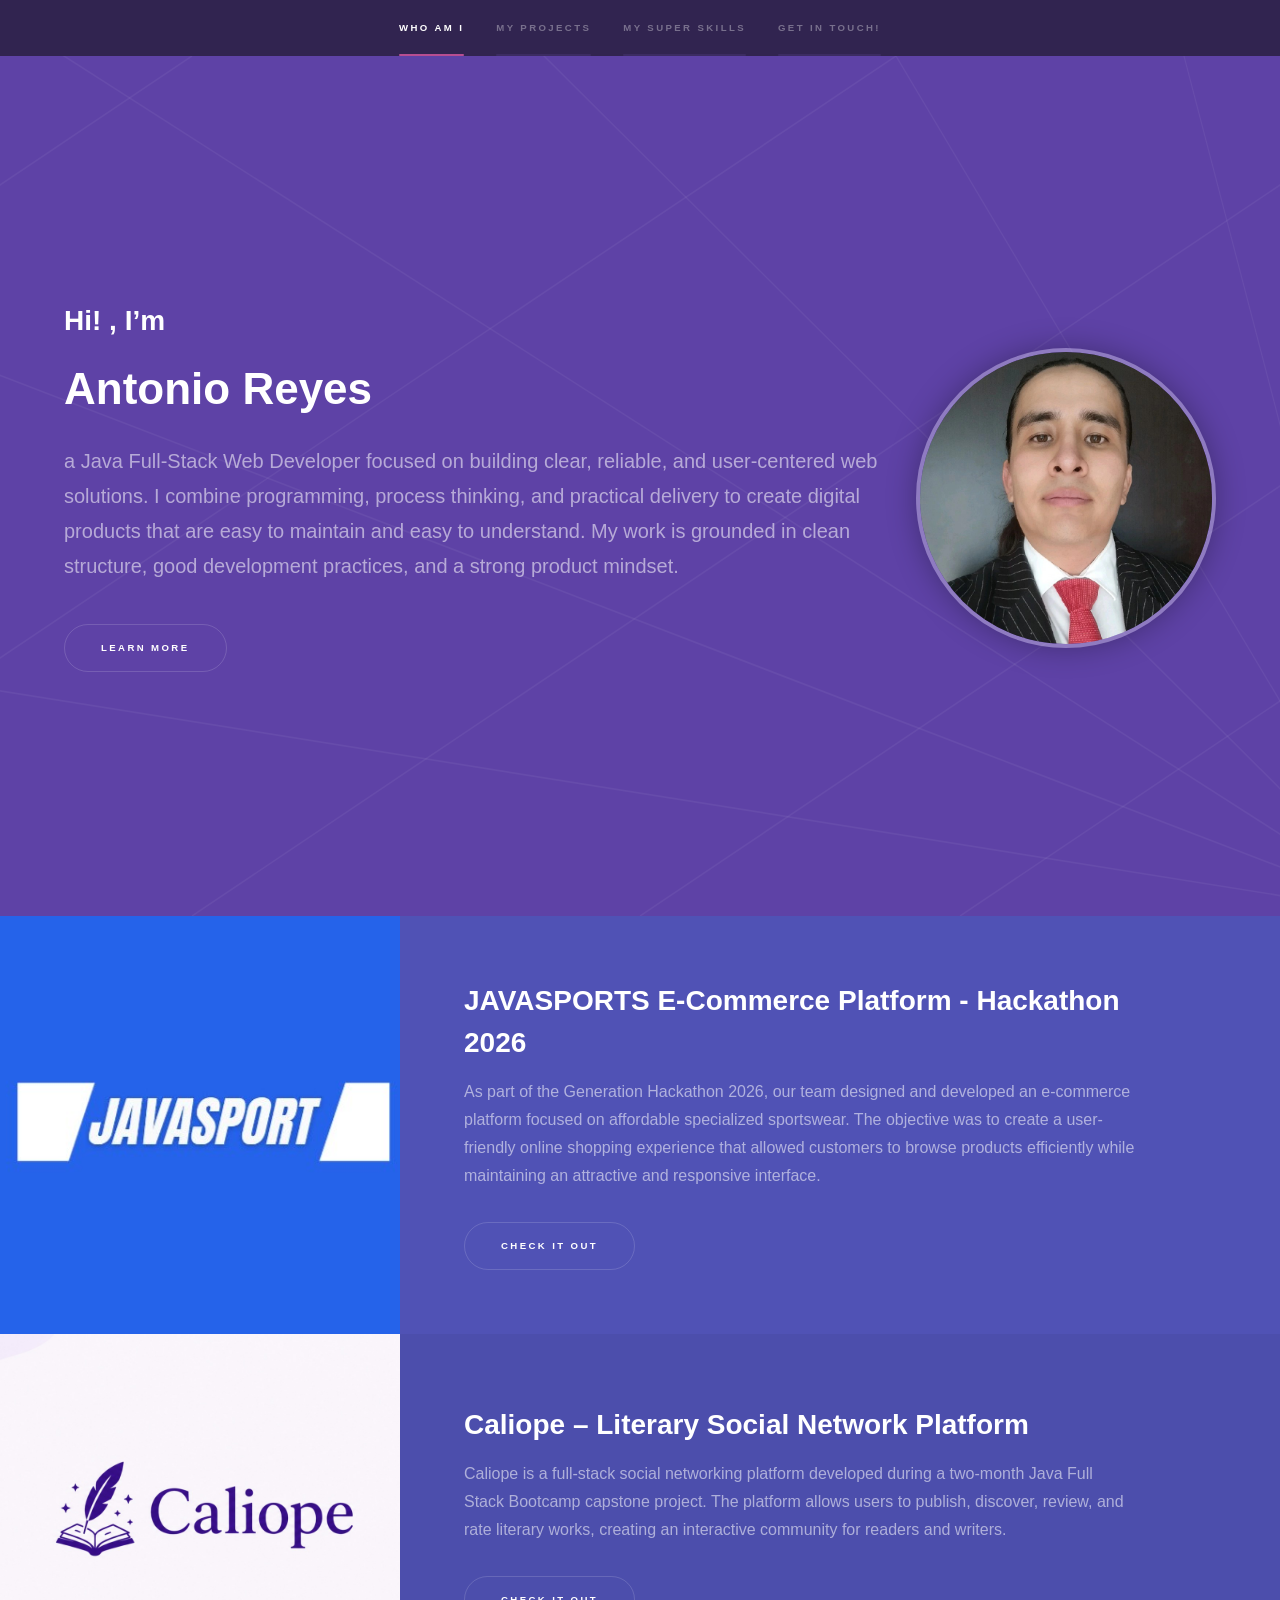
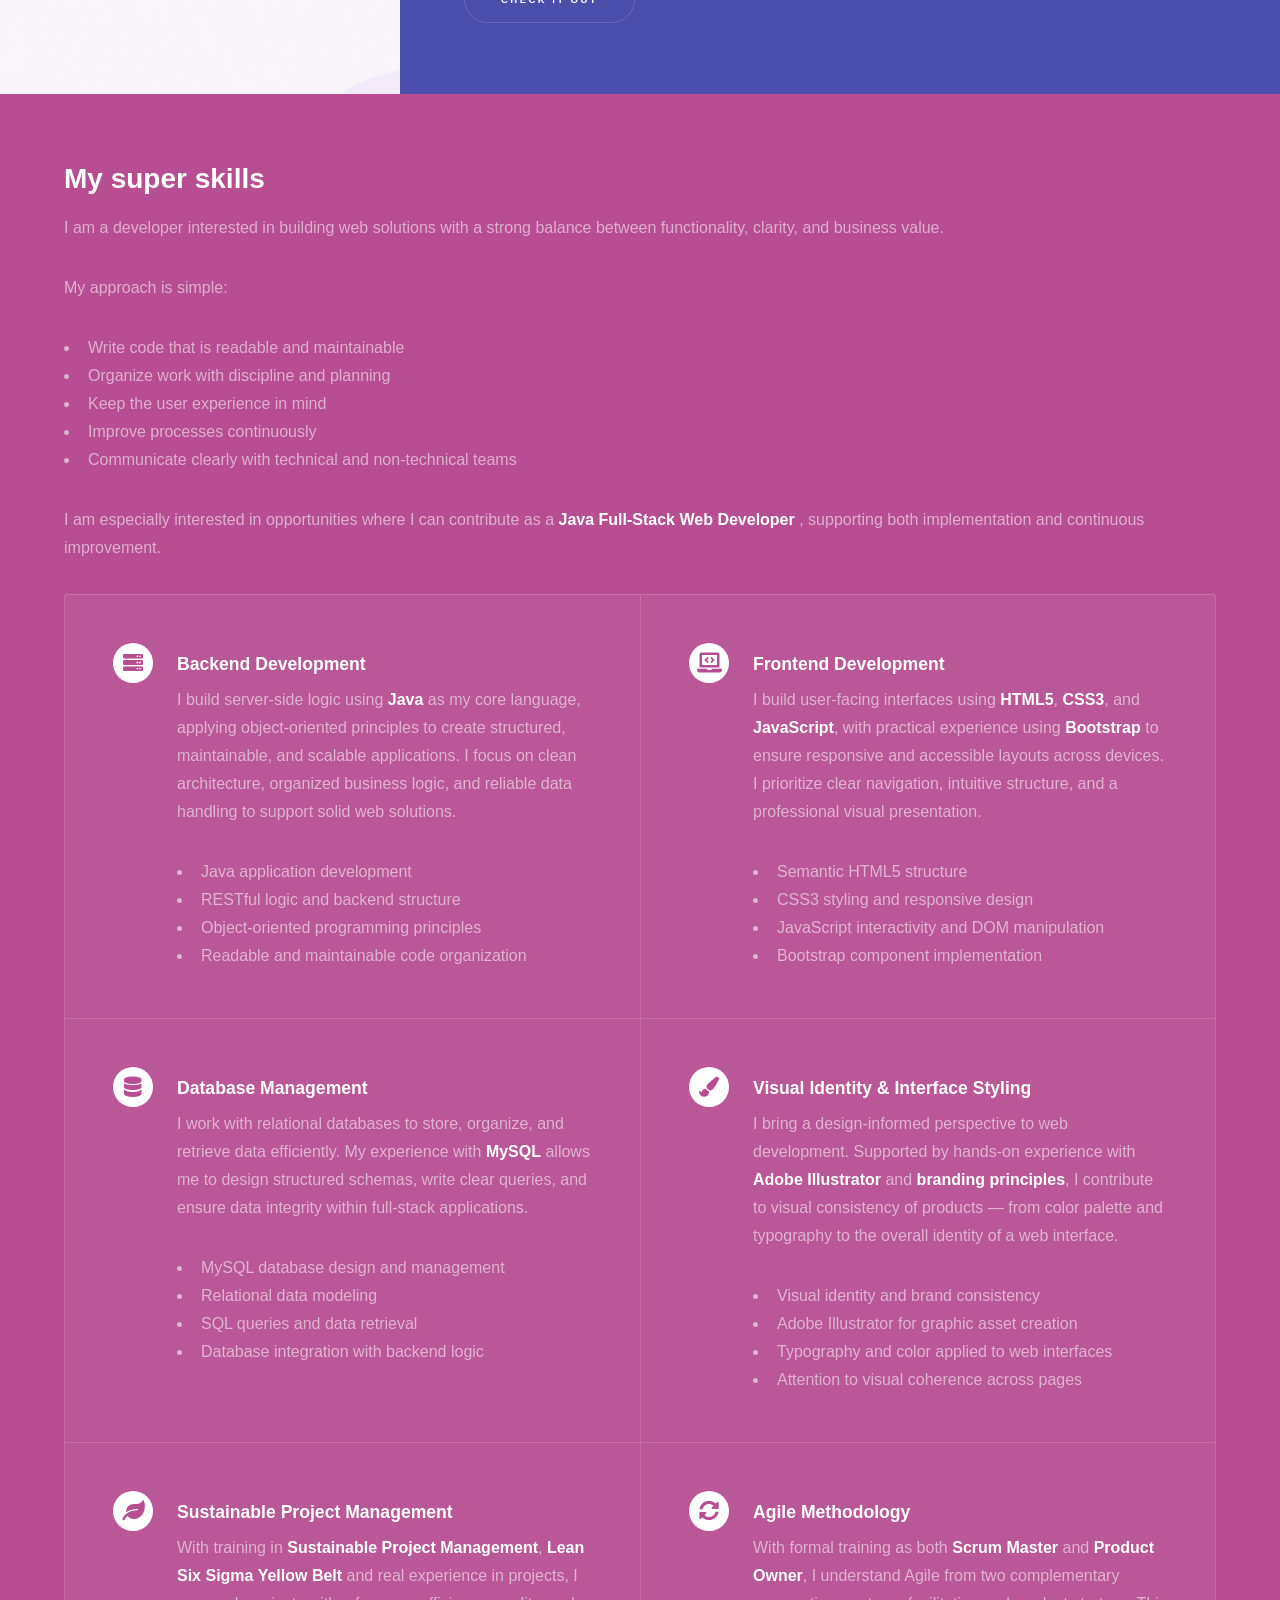
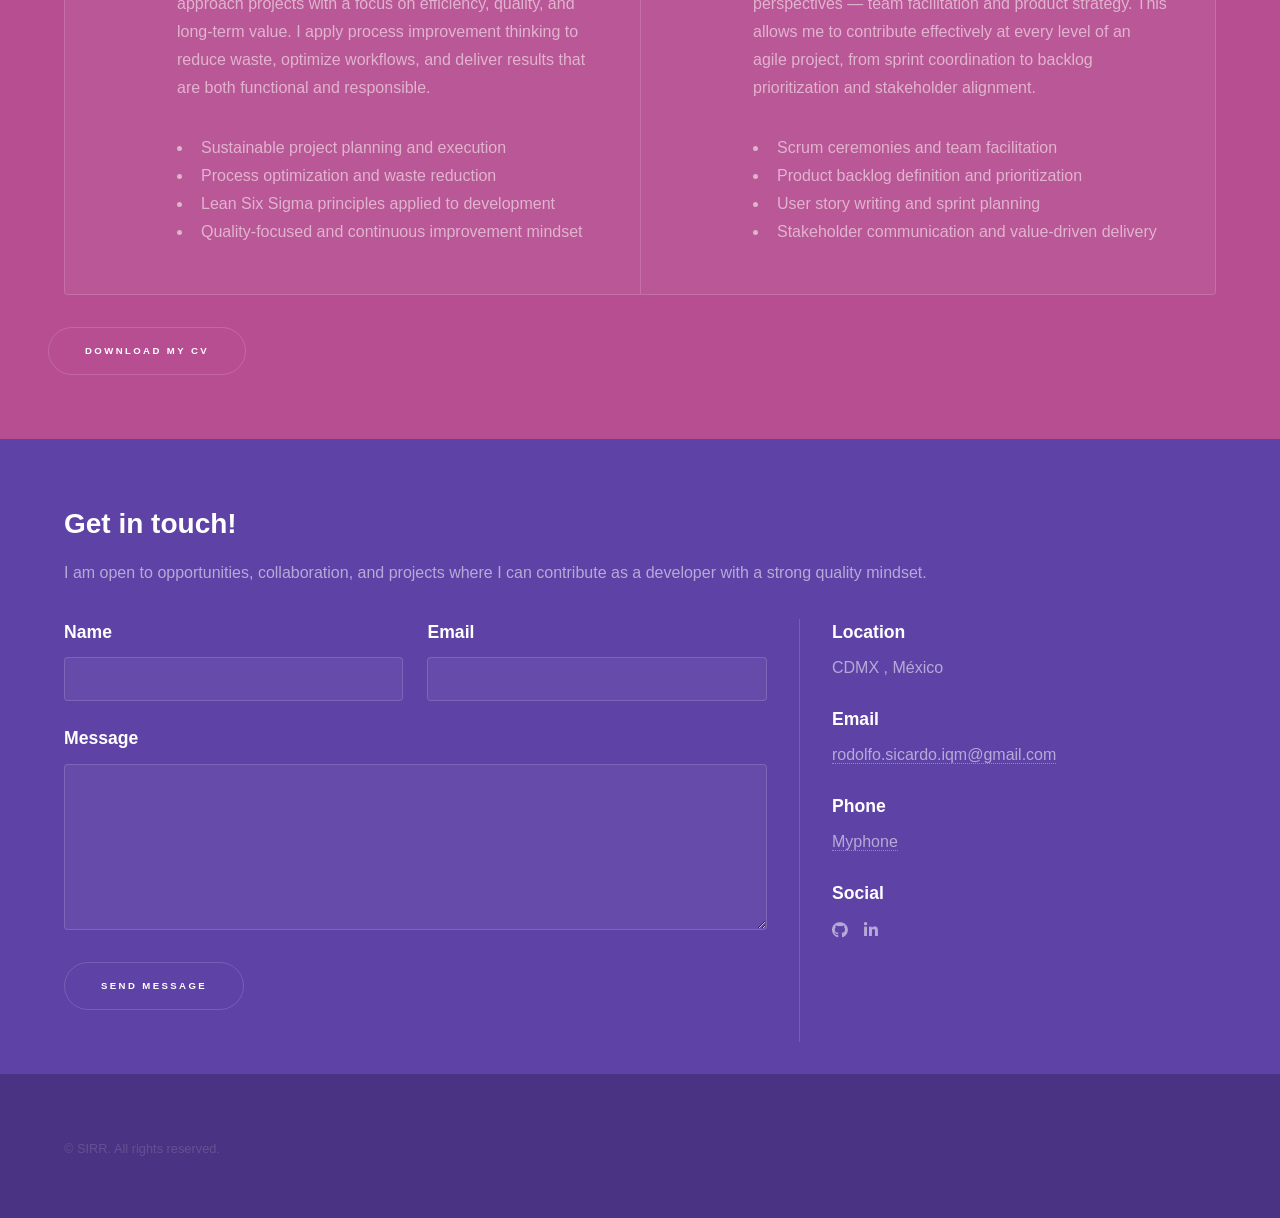
<file: index.html>
<!DOCTYPE HTML>
<!--
	Hyperspace by HTML5 UP
	html5up.net | @ajlkn
	Free for personal and commercial use under the CCA 3.0 license (html5up.net/license)
-->
<html>

<head>
	<title>Antonio Reyes - Portfolio</title>
	<meta charset="utf-8" />
	<meta name="viewport" content="width=device-width, initial-scale=1, user-scalable=no" />
	<link rel="stylesheet" href="assets/css/main.css" />
	<link rel="stylesheet" href="assets/css/custom.css" />
	<noscript>
		<link rel="stylesheet" href="assets/css/noscript.css" />
	</noscript>
</head>

<body class="is-preload">

	<!-- Sidebar -->
	<section id="sidebar">
		<div class="inner">
			<nav>
				<ul>
					<li><a href="#intro">Who am I</a></li>
					<li><a href="#one">My projects</a></li>
					<li><a href="#two">My super skills</a></li>
					<li><a href="#three">Get in touch!</a></li>
				</ul>
			</nav>
		</div>
	</section>

	<!-- Wrapper -->
	<div id="wrapper">

		<!-- Intro -->
		<section id="intro" class="wrapper style1 fullscreen fade-up">
			<div class="inner" style="display: flex; align-items: center; justify-content: space-between; gap: 2rem;">

				<!-- Columna izquierda: texto -->
				<div style="flex: 1;">
					<h2>Hi! , I’m</h2>
					<h1>Antonio Reyes</h1>
					<p>a Java Full-Stack Web Developer focused on building clear, reliable, and user-centered web
						solutions.
						I combine programming, process thinking, and practical delivery to create digital products that
						are easy to maintain and easy to understand. My work is grounded in clean structure, good
						development practices, and a strong product mindset.</p>
					<ul class="actions">
						<li><a href="#one" class="button scrolly">Learn more</a></li>
					</ul>
				</div>

				<!-- Columna derecha: tu imagen -->
				<div style="flex: 0 0 auto;">
					<img src="/images/img_RASR.png" class="profile-photo" alt="Mi foto">
				</div>

			</div>

		</section>

		<!-- One -->
		<section id="one" class="wrapper style2 spotlights">
			<section>
				<a href="#" class="image"><img src="images/javasportsLogoCopy2.jpeg" alt=""
						data-position="center center" /></a>
				<div class="content">
					<div class="inner">
						<h2> JAVASPORTS E-Commerce Platform <strong>-</strong> Hackathon 2026</h2>
						<p>As part of the Generation Hackathon 2026, our team designed and developed an e-commerce
							platform focused on affordable specialized sportswear. The objective was to create a
							user-friendly online shopping experience that allowed customers to browse products
							efficiently while maintaining an attractive and responsive interface.</p>
						<ul class="actions">
							<li><a href="projectJAVASPORTS.html" class="button">Check it out</a></li>
						</ul>
					</div>
				</div>
			</section>
			<section>
				<a href="#" class="image"><img src="images/caliopeLogo.jpeg" alt="" data-position="top center" /></a>
				<div class="content">
					<div class="inner">
						<h2>Caliope – Literary Social Network Platform</h2>
						<p>Caliope is a full-stack social networking platform developed during a two-month Java Full
							Stack Bootcamp capstone project. The platform allows users to publish, discover, review, and
							rate literary works, creating an interactive community for readers and writers.</p>
						<ul class="actions">
							<li><a href="projectCaliope.html" class="button">Check it out</a></li>
						</ul>
					</div>
				</div>
			</section>
			<!-- <section>
				<a href="#" class="image"><img src="images/pic03.jpg" alt="" data-position="25% 25%" /></a>
				<div class="content">
					<div class="inner">
						<h2>Ultricies aliquam</h2>
						<p>Phasellus convallis elit id ullamcorper pulvinar. Duis aliquam turpis mauris, eu ultricies
							erat malesuada quis. Aliquam dapibus.</p>
						<ul class="actions">
							<li><a href="generic.html" class="button">Learn more</a></li>
						</ul>
					</div>
				</div>
			</section> -->
		</section>

		<!-- Two -->
		<section id="two" class="wrapper style3 fade-up">
			<div class="inner">
				<h2>My super skills</h2>
				<p>I am a developer interested in building web solutions with a strong balance between
					functionality, clarity, and business value.</p>
				<p>My approach is simple:</p>
				<ul>
					<li>Write code that is readable and maintainable</li>
					<li>Organize work with discipline and planning</li>
					<li>Keep the user experience in mind</li>
					<li>Improve processes continuously</li>
					<li>Communicate clearly with technical and non-technical teams</li>
				</ul>
				<p>I am especially interested in opportunities where I can contribute as a
					<strong>Java Full-Stack Web Developer</strong>
					, supporting both implementation and continuous improvement.
				</p>

				<div class="features">
					<section>
						<span class="icon solid major fa-server"></span>
						<h3>Backend Development</h3>
						<p>I build server-side logic using <strong>Java</strong> as my core language,
							applying object-oriented principles to create structured, maintainable, and
							scalable applications. I focus on clean architecture, organized business logic,
							and reliable data handling to support solid web solutions.</p>
						<ul>
							<li>Java application development</li>
							<li>RESTful logic and backend structure</li>
							<li>Object-oriented programming principles</li>
							<li>Readable and maintainable code organization</li>
						</ul>
					</section>
					<section>
						<span class="icon solid major fa-laptop-code"></span>
						<h3>Frontend Development</h3>
						<p>I build user-facing interfaces using <strong>HTML5</strong>,
							<strong>CSS3</strong>, and <strong>JavaScript</strong>, with practical
							experience using <strong>Bootstrap</strong> to ensure responsive and
							accessible layouts across devices. I prioritize clear navigation,
							intuitive structure, and a professional visual presentation.
						</p>
						<ul>
							<li>Semantic HTML5 structure</li>
							<li>CSS3 styling and responsive design</li>
							<li>JavaScript interactivity and DOM manipulation</li>
							<li>Bootstrap component implementation</li>
						</ul>
					</section>
					<section>
						<span class="icon solid major fa-database"></span>
						<h3>Database Management</h3>
						<p>I work with relational databases to store, organize, and retrieve
							data efficiently. My experience with <strong>MySQL</strong> allows me
							to design structured schemas, write clear queries, and ensure data
							integrity within full-stack applications.</p>
						<ul>
							<li>MySQL database design and management</li>
							<li>Relational data modeling</li>
							<li>SQL queries and data retrieval</li>
							<li>Database integration with backend logic</li>
						</ul>
					</section>
					<section>
						<span class="icon solid major fa-paint-brush"></span>
						<h3>Visual Identity & Interface Styling</h3>
						<p>I bring a design-informed perspective to web development. Supported
							by hands-on experience with <strong>Adobe Illustrator</strong> and
							<strong>branding principles</strong>, I contribute
							to visual consistency of products — from color
							palette and typography to the overall identity of a web interface.
						</p>
						<ul>
							<li>Visual identity and brand consistency</li>
							<li>Adobe Illustrator for graphic asset creation</li>
							<li>Typography and color applied to web interfaces</li>
							<li>Attention to visual coherence across pages</li>
						</ul>
					</section>
					<section>
						<span class="icon solid major fa-leaf"></span>
						<h3>Sustainable Project Management</h3>
						<p>With training in <strong>Sustainable Project Management</strong>,
							<strong>Lean Six Sigma Yellow Belt</strong> and real experience in projects,
							I approach projects with a
							focus on efficiency, quality, and long-term value. I apply process
							improvement thinking to reduce waste, optimize workflows, and deliver
							results that are both functional and responsible.
						</p>
						<ul>
							<li>Sustainable project planning and execution</li>
							<li>Process optimization and waste reduction</li>
							<li>Lean Six Sigma principles applied to development</li>
							<li>Quality-focused and continuous improvement mindset</li>
						</ul>
					</section>
					<section>
						<span class="icon solid major fa-sync-alt"></span>
						<h3>Agile Methodology</h3>
						<p>With formal training as both <strong>Scrum Master</strong> and
							<strong>Product Owner</strong>, I understand Agile from two complementary
							perspectives — team facilitation and product strategy. This allows me to
							contribute effectively at every level of an agile project, from sprint
							coordination to backlog prioritization and stakeholder alignment.
						</p>
						<ul>
							<li>Scrum ceremonies and team facilitation</li>
							<li>Product backlog definition and prioritization</li>
							<li>User story writing and sprint planning</li>
							<li>Stakeholder communication and value-driven delivery</li>
						</ul>
					</section>
				</div>
				<ul class="actions">
					<!-- <li><a href="generic.html" class="button">Learn more</a></li> -->
					<a href="files/AntonioReyesCVATSV00.pdf" class="button" download> Download my CV
					</a>

				</ul>
			</div>
		</section>

		<!-- Three -->
		<section id="three" class="wrapper style1 fade-up">
			<div class="inner">
				<h2>Get in touch!</h2>
				<p>I am open to opportunities, collaboration,
					 and projects where I can contribute as a developer with a strong quality mindset.</p>
				<div class="split style1">
					<section>
    <form id="contact-form">
        <div class="fields">
            <div class="field half">
                <label for="name">Name</label>
                <input type="text" name="name" id="name" />
            </div>
            <div class="field half">
                <label for="email">Email</label>
                <input type="text" name="email" id="email" />
            </div>
            <div class="field">
                <label for="message">Message</label>
                <textarea name="message" id="message" rows="5"></textarea>
            </div>
        </div>
        <ul class="actions">
            <li>
                <button type="submit" class="button submit">
                    Send Message
                </button>
            </li>
        </ul>
    </form>
</section>
					<section>
						<ul class="contact">
							<li>
								<h3>Location</h3>
								<span>CDMX , México </span>
							</li>
							<li>
								<h3>Email</h3>
								<a href="mailto:rodolfo.sicardo.iqm@gmail.com">rodolfo.sicardo.iqm@gmail.com</a>
							</li>
							<li>
								<h3>Phone</h3>
								<a href="https://wa.me.">Myphone</a>
							</li>
							<li>
								<h3>Social</h3>
								<ul class="icons">									
									<li><a href="https://github.com/Antonio-Sicardo" class="icon brands fa-github"><span class="label">GitHub</span></a></li>
									<li><a href="https://www.linkedin.com/in/rodolfo-sicardo-iqm/" class="icon brands fa-linkedin-in"><span class="label">LinkedIn</span></a></li>							

								</ul>
							</li>
						</ul>
					</section>
				</div>
			</div>
		</section>

	</div>

	<!-- Footer -->
	<footer id="footer" class="wrapper style1-alt">
		<div class="inner">
			<ul class="menu">
				<li>&copy; SIRR. All rights reserved.</li>				
			</ul>
		</div>
	</footer>

	<!-- Scripts -->
	<script src="assets/js/jquery.min.js"></script>
	<script src="assets/js/jquery.scrollex.min.js"></script>
	<script src="assets/js/jquery.scrolly.min.js"></script>
	<script src="assets/js/browser.min.js"></script>
	<script src="assets/js/breakpoints.min.js"></script>
	<script src="assets/js/util.js"></script>
	<script src="assets/js/main.js"></script>
	<script src="assets/js/jquery.email.js""></script>

</body>

</html>
</file>
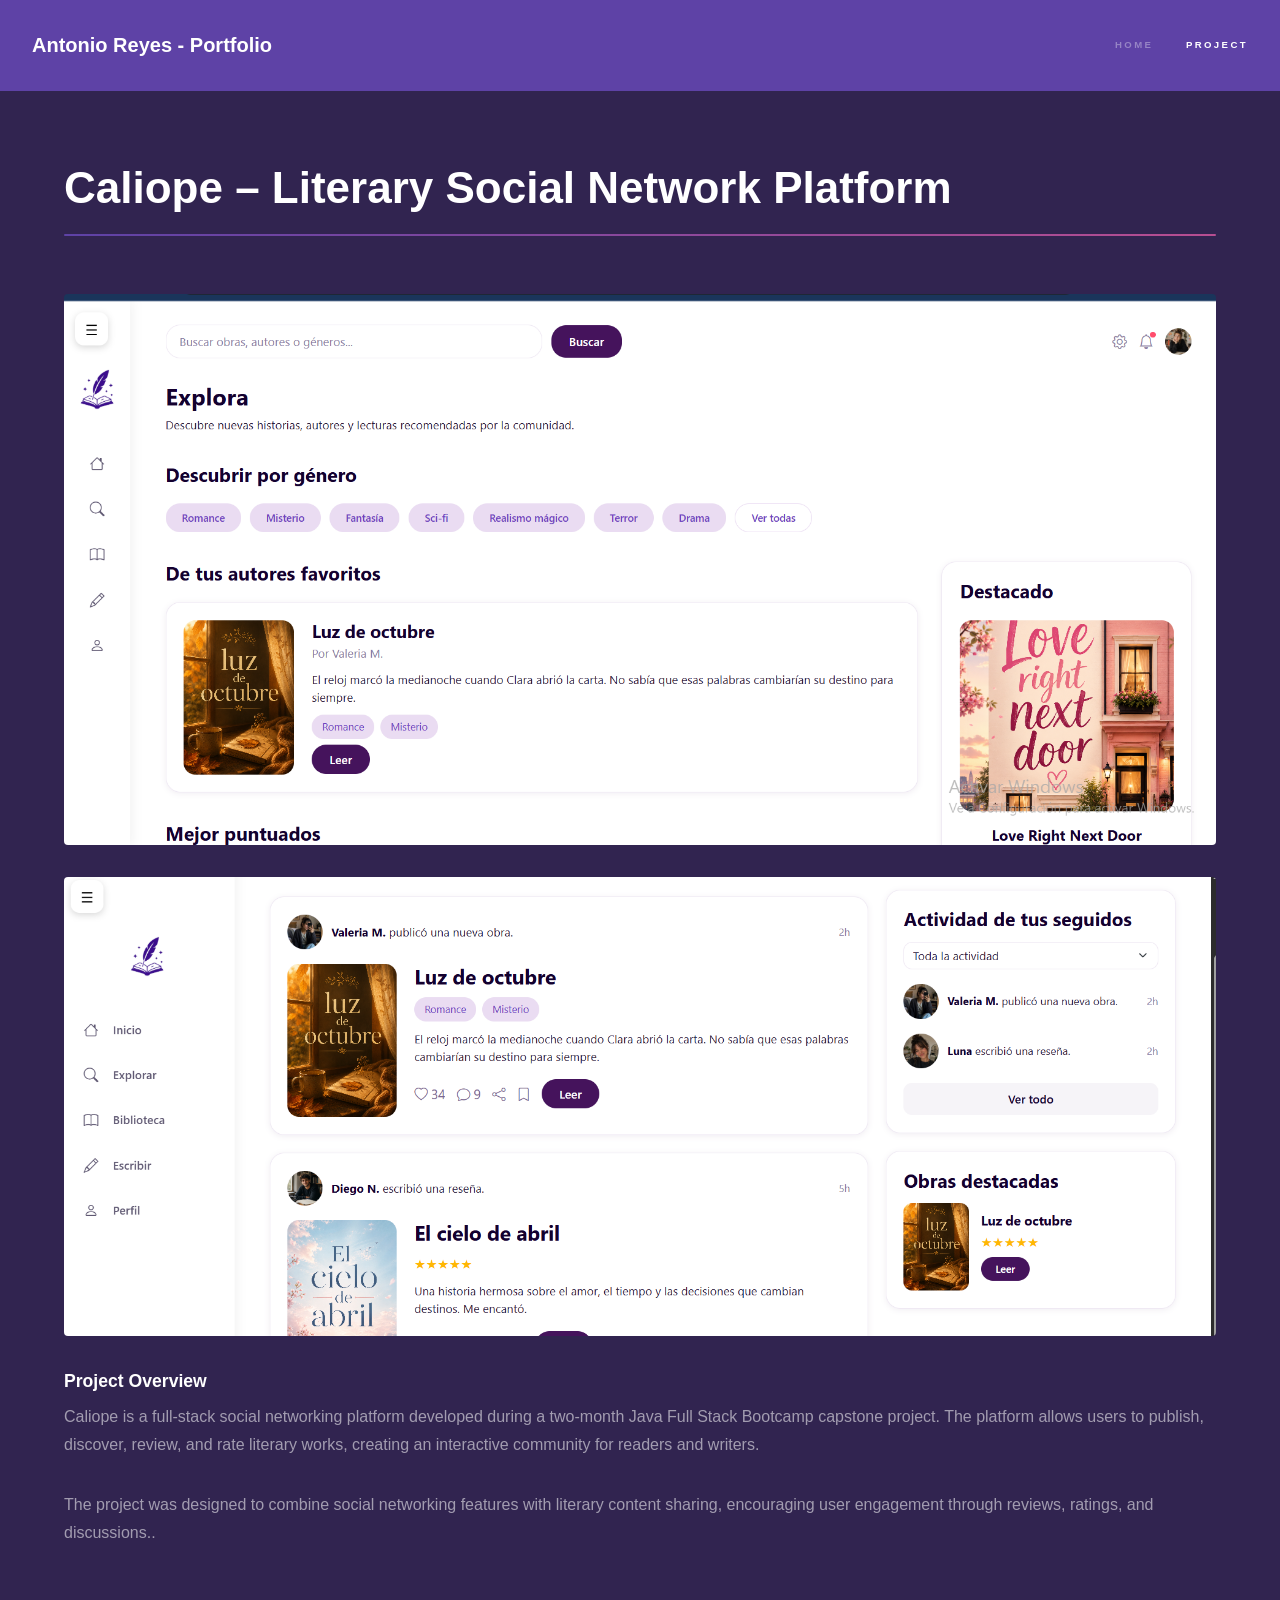
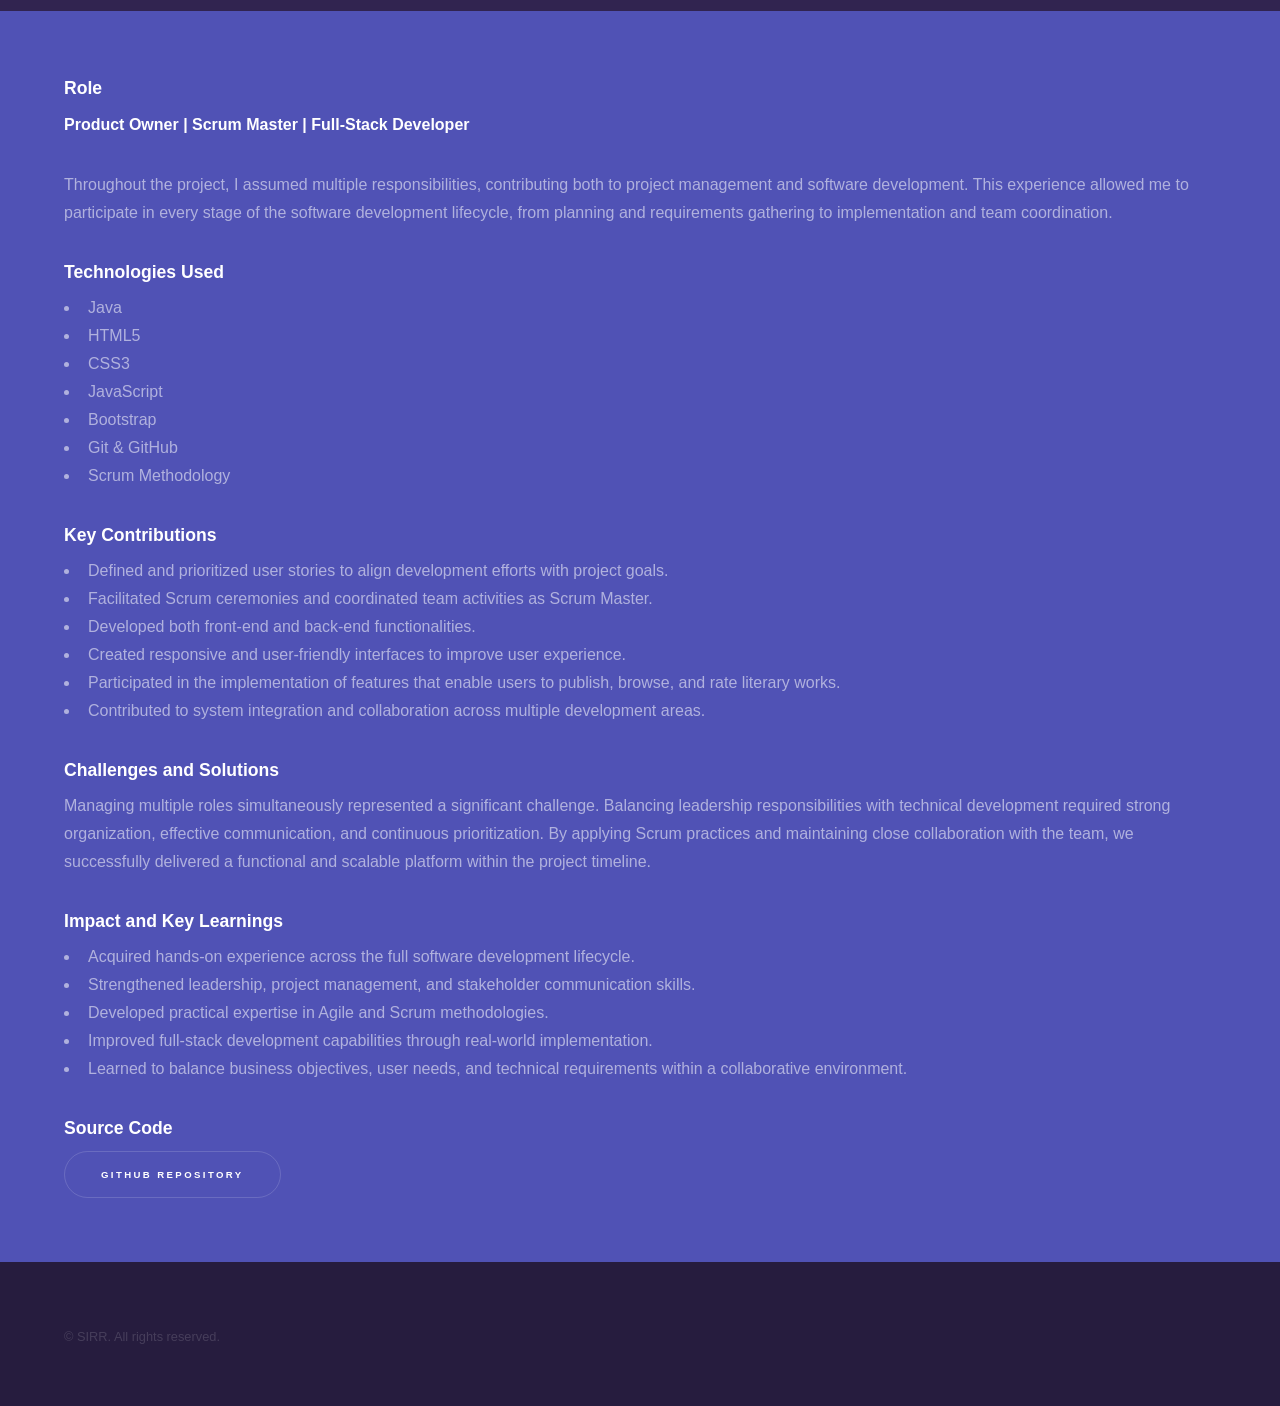
<file: projectCaliope.html>
<!DOCTYPE HTML>
<!--
	Hyperspace by HTML5 UP
	html5up.net | @ajlkn
	Free for personal and commercial use under the CCA 3.0 license (html5up.net/license)
-->
<html>
	<head>
		<title>Project - JAVASPORTS</title>
		<meta charset="utf-8" />
		<meta name="viewport" content="width=device-width, initial-scale=1, user-scalable=no" />
		<link rel="stylesheet" href="assets/css/main.css" />
		<noscript><link rel="stylesheet" href="assets/css/noscript.css" /></noscript>
	</head>
	<body class="is-preload">

		<!-- Header -->
			<header id="header">
				<a href="index.html" class="title">Antonio Reyes - Portfolio</a>
				<nav>
					<ul>
						<li><a href="index.html">Home</a></li>
						<li><a href="generic.html" class="active">Project</a></li>						
					</ul>
				</nav>
			</header>

		<!-- Wrapper -->
			<div id="wrapper">

				<!-- Main -->
					<section id="main" class="wrapper">
						<div class="inner">
							<h1 class="major">Caliope – Literary Social Network Platform</h1>
							<span class="image fit"><img src="images/caliope1.PNG" alt="" /></span>
							<span class="image fit"><img src="images/caliope2.PNG" alt="" /></span>
							<!-- Project Overview -->
        <h3>Project Overview</h3>
        <p>Caliope is a full-stack social networking platform developed during a 
        two-month Java Full Stack Bootcamp capstone project. The platform allows 
        users to publish, discover, review, and rate literary works, creating an 
        interactive community for readers and writers.</p>
        <p>The project was designed to combine social networking features with 
        literary content sharing, encouraging user engagement through reviews, 
        ratings, and discussions..</p>
						</div>
					</section>
					
					<!-- Project: Generation Hackathon 2026 -->
<section id="hackathon" class="wrapper style2 spotlights">
    <div class="inner">

        <!-- Role -->
        <h3>Role</h3>
        <p><strong>Product Owner | Scrum Master | Full-Stack Developer</strong></p>
        <p>Throughout the project, I assumed multiple responsibilities, contributing 
        both to project management and software development. This experience allowed 
        me to participate in every stage of the software development lifecycle, from 
        planning and requirements gathering to implementation and team coordination.</p>

        <!-- Technologies Used -->
        <h3>Technologies Used</h3>
        <ul>
            <li>Java</li>
            <li>HTML5</li>
            <li>CSS3</li>
            <li>JavaScript</li>
            <li>Bootstrap</li>
            <li>Git &amp; GitHub</li>
            <li>Scrum Methodology</li>
        </ul>

        <!-- Key Contributions -->
        <h3>Key Contributions</h3>
        <ul>
            <li>Defined and prioritized user stories to align development efforts 
            with project goals.</li>
            <li>Facilitated Scrum ceremonies and coordinated team activities as 
            Scrum Master.</li>
            <li>Developed both front-end and back-end functionalities.</li>
            <li>Created responsive and user-friendly interfaces to improve user 
            experience.</li>
            <li>Participated in the implementation of features that enable users 
            to publish, browse, and rate literary works.</li>
            <li>Contributed to system integration and collaboration across multiple 
            development areas.</li>
        </ul>

        <!-- Challenges and Solutions -->
        <h3>Challenges and Solutions</h3>
        <p>Managing multiple roles simultaneously represented a significant challenge. 
        Balancing leadership responsibilities with technical development required strong 
        organization, effective communication, and continuous prioritization. By applying 
        Scrum practices and maintaining close collaboration with the team, we successfully 
        delivered a functional and scalable platform within the project timeline.</p>

        <!-- Impact and Key Learnings -->
        <h3>Impact and Key Learnings</h3>
        <ul>
            <li>Acquired hands-on experience across the full software development 
            lifecycle.</li>
            <li>Strengthened leadership, project management, and stakeholder 
            communication skills.</li>
            <li>Developed practical expertise in Agile and Scrum methodologies.</li>
            <li>Improved full-stack development capabilities through real-world 
            implementation.</li>
            <li>Learned to balance business objectives, user needs, and technical 
            requirements within a collaborative environment.</li>
        </ul>

        <!-- Source Code -->
        <h3>Source Code</h3>
        <ul class="actions">
            <li>
                <a href="https://github.com/Antonio-Sicardo/Caliope-MVP" class="button" target="_blank">
                    GitHub Repository
                </a>
            </li>
        </ul>

    </div>
</section>

			</div>

		<!-- Footer -->
			<footer id="footer" class="wrapper alt">
				<div class="inner">
					<ul class="menu">
						<li>&copy; SIRR. All rights reserved.</li>
					</ul>
				</div>
			</footer>

		<!-- Scripts -->
			<script src="assets/js/jquery.min.js"></script>
			<script src="assets/js/jquery.scrollex.min.js"></script>
			<script src="assets/js/jquery.scrolly.min.js"></script>
			<script src="assets/js/browser.min.js"></script>
			<script src="assets/js/breakpoints.min.js"></script>
			<script src="assets/js/util.js"></script>
			<script src="assets/js/main.js"></script>

	</body>
</html>
</file>
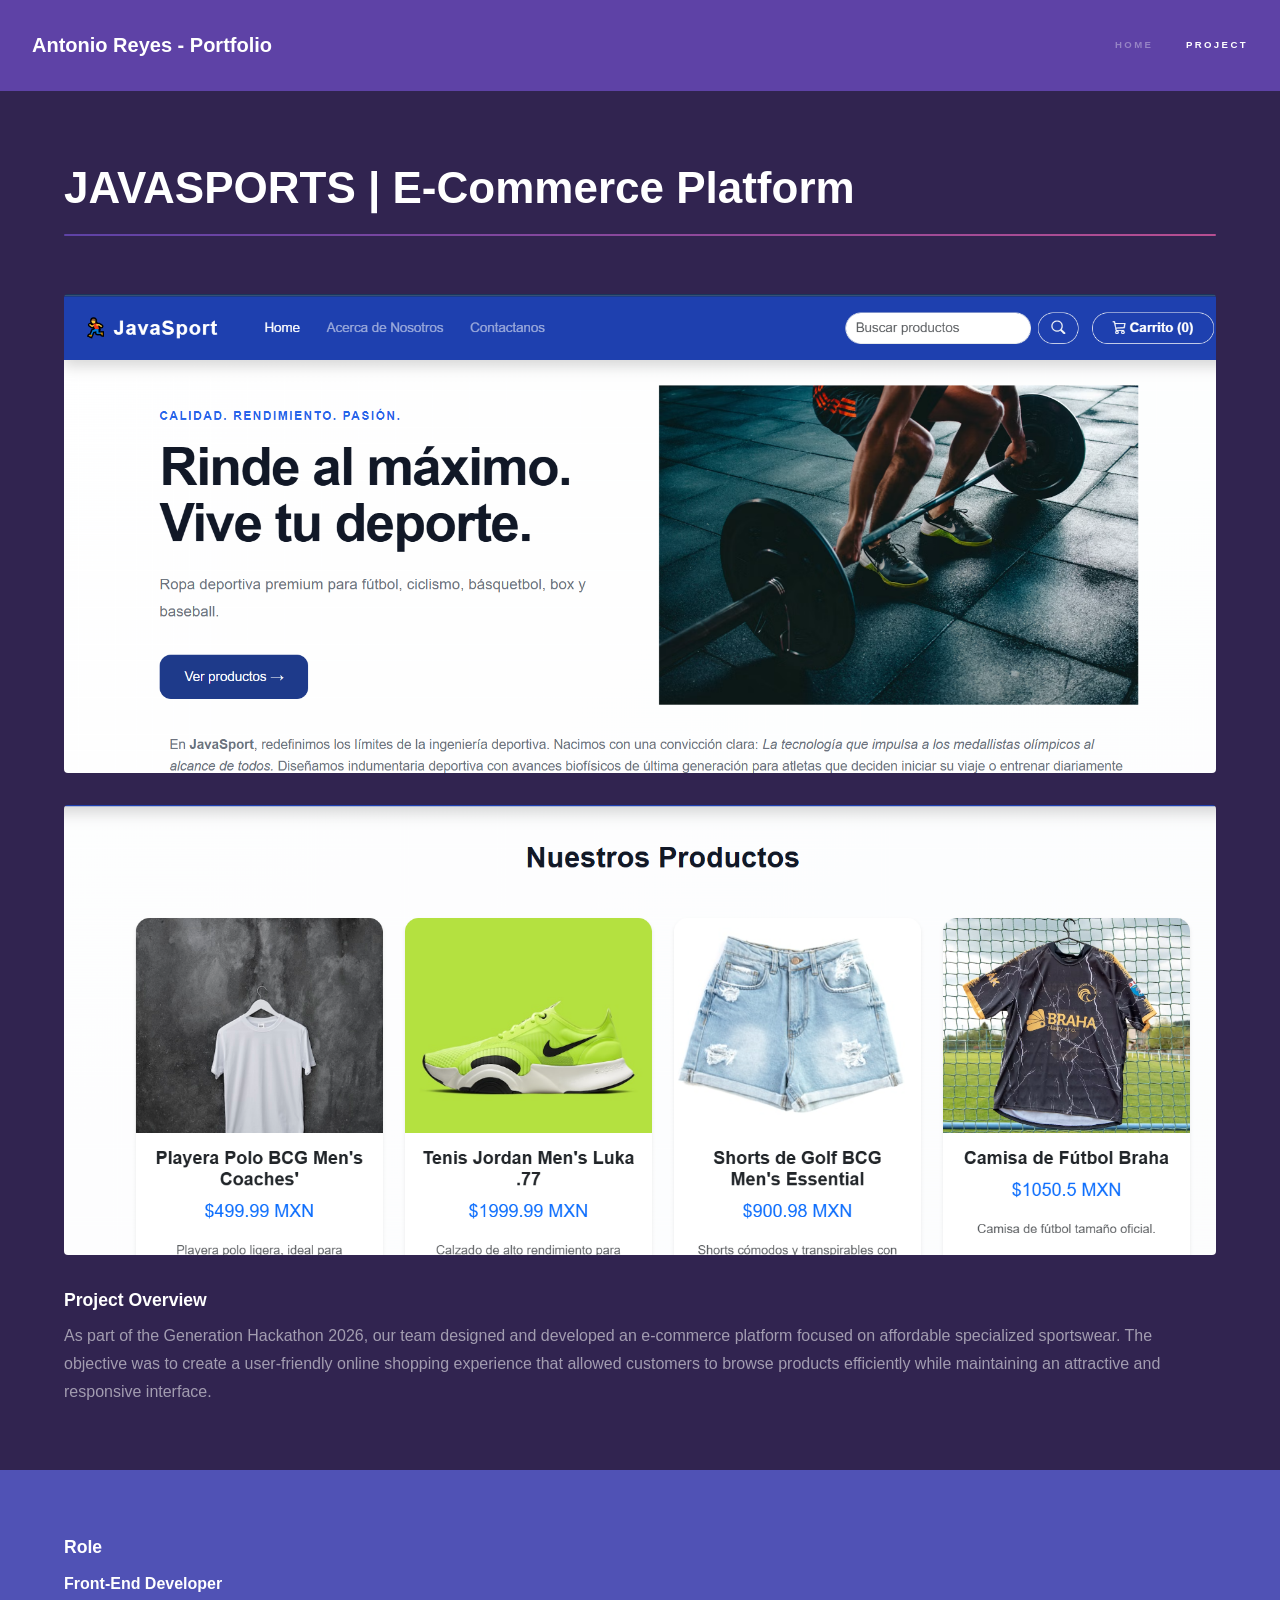
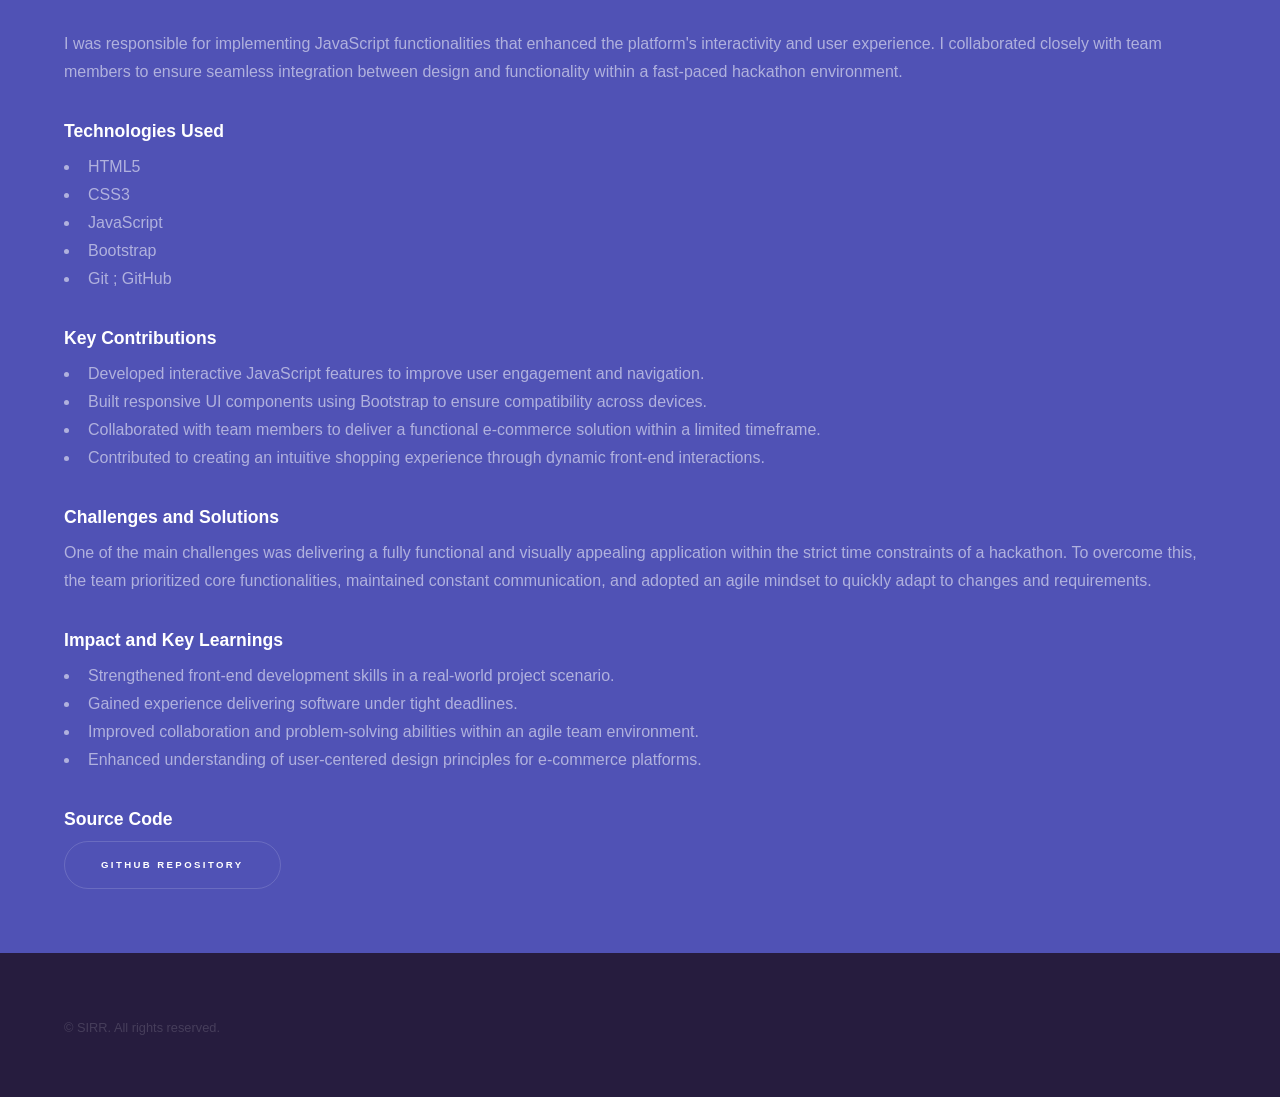
<file: projectJAVASPORTS.html>
<!DOCTYPE HTML>
<!--
	Hyperspace by HTML5 UP
	html5up.net | @ajlkn
	Free for personal and commercial use under the CCA 3.0 license (html5up.net/license)
-->
<html>
	<head>
		<title>Project - JAVASPORTS</title>
		<meta charset="utf-8" />
		<meta name="viewport" content="width=device-width, initial-scale=1, user-scalable=no" />
		<link rel="stylesheet" href="assets/css/main.css" />
		<noscript><link rel="stylesheet" href="assets/css/noscript.css" /></noscript>
	</head>
	<body class="is-preload">

		<!-- Header -->
			<header id="header">
				<a href="index.html" class="title">Antonio Reyes - Portfolio</a>
				<nav>
					<ul>
						<li><a href="index.html">Home</a></li>
						<li><a href="generic.html" class="active">Project</a></li>						
					</ul>
				</nav>
			</header>

		<!-- Wrapper -->
			<div id="wrapper">

				<!-- Main -->
					<section id="main" class="wrapper">
						<div class="inner">
							<h1 class="major">JAVASPORTS | E-Commerce Platform</h1>
							<span class="image fit"><img src="images/JavaSports1.PNG" alt="" /></span>
							<span class="image fit"><img src="images/JavaSports2.PNG" alt="" /></span>
							<!-- Project Overview -->
        <h3>Project Overview</h3>
        <p>As part of the Generation Hackathon 2026, our team designed and developed an 
        e-commerce platform focused on affordable specialized sportswear. The objective 
        was to create a user-friendly online shopping experience that allowed customers 
        to browse products efficiently while maintaining an attractive and responsive 
        interface.</p>
						</div>
					</section>
					
					<!-- Project: Generation Hackathon 2026 -->
<section id="hackathon" class="wrapper style2 spotlights">
    <div class="inner">

        <!-- Role -->
        <h3>Role</h3>
        <p><strong>Front-End Developer</strong></p>
        <p>I was responsible for implementing JavaScript functionalities that enhanced 
        the platform's interactivity and user experience. I collaborated closely with 
        team members to ensure seamless integration between design and functionality 
        within a fast-paced hackathon environment.</p>

        <!-- Technologies Used -->
        <h3>Technologies Used</h3>
        <ul>
            <li>HTML5</li>
            <li>CSS3</li>
            <li>JavaScript</li>
            <li>Bootstrap</li>
            <li>Git ; GitHub</li>
        </ul>

        <!-- Key Contributions -->
        <h3>Key Contributions</h3>
        <ul>
            <li>Developed interactive JavaScript features to improve user engagement 
            and navigation.</li>
            <li>Built responsive UI components using Bootstrap to ensure compatibility 
            across devices.</li>
            <li>Collaborated with team members to deliver a functional e-commerce 
            solution within a limited timeframe.</li>
            <li>Contributed to creating an intuitive shopping experience through 
            dynamic front-end interactions.</li>
        </ul>

        <!-- Challenges and Solutions -->
        <h3>Challenges and Solutions</h3>
        <p>One of the main challenges was delivering a fully functional and visually 
        appealing application within the strict time constraints of a hackathon. To 
        overcome this, the team prioritized core functionalities, maintained constant 
        communication, and adopted an agile mindset to quickly adapt to changes and 
        requirements.</p>

        <!-- Impact and Key Learnings -->
        <h3>Impact and Key Learnings</h3>
        <ul>
            <li>Strengthened front-end development skills in a real-world project 
            scenario.</li>
            <li>Gained experience delivering software under tight deadlines.</li>
            <li>Improved collaboration and problem-solving abilities within an agile 
            team environment.</li>
            <li>Enhanced understanding of user-centered design principles for 
            e-commerce platforms.</li>
        </ul>

        <!-- Source Code -->
        <h3>Source Code</h3>
        <ul class="actions">
            <li>
                <a href="https://github.com/Antonio-Sicardo/Javasport" class="button" target="_blank">
                    GitHub Repository
                </a>
            </li>
        </ul>

    </div>
</section>

			</div>

		<!-- Footer -->
			<footer id="footer" class="wrapper alt">
				<div class="inner">
					<ul class="menu">
						<li>&copy; SIRR. All rights reserved.</li>
					</ul>
				</div>
			</footer>

		<!-- Scripts -->
			<script src="assets/js/jquery.min.js"></script>
			<script src="assets/js/jquery.scrollex.min.js"></script>
			<script src="assets/js/jquery.scrolly.min.js"></script>
			<script src="assets/js/browser.min.js"></script>
			<script src="assets/js/breakpoints.min.js"></script>
			<script src="assets/js/util.js"></script>
			<script src="assets/js/main.js"></script>

	</body>
</html>
</file>
<file: assets/css/custom.css>
.profile-photo { /* adition of web developer*/
    	width: 300px;
    	height: 300px;
    	object-fit: cover;
    	border-radius: 50%;
    	border: 4px solid rgba(255,255,255,0.3);
    	box-shadow: 0 0 30px rgba(0,0,0,0.3);
		}

.project-image{
	width: 500px;
	height: 300px;
	border-radius: 150px 0 0 150px 0;
}
</file>
<file: assets/css/noscript.css>
/*
	Hyperspace by HTML5 UP
	html5up.net | @ajlkn
	Free for personal and commercial use under the CCA 3.0 license (html5up.net/license)
*/

/* Spotlights */

	.spotlights > section > .image:before {
		opacity: 0 !important;
	}

	.spotlights > section > .content > .inner {
		-moz-transform: none !important;
		-webkit-transform: none !important;
		-ms-transform: none !important;
		transform: none !important;
		opacity: 1 !important;
	}

/* Wrapper */

	.wrapper > .inner {
		opacity: 1 !important;
		-moz-transform: none !important;
		-webkit-transform: none !important;
		-ms-transform: none !important;
		transform: none !important;
	}

/* Sidebar */

	#sidebar > .inner {
		opacity: 1 !important;
	}

	#sidebar nav > ul > li {
		-moz-transform: none !important;
		-webkit-transform: none !important;
		-ms-transform: none !important;
		transform: none !important;
		opacity: 1 !important;
	}
</file>
<file: assets/css/main.css>
@import url(fontawesome-all.min.css);

/*
	Hyperspace by HTML5 UP
	html5up.net | @ajlkn
	Free for personal and commercial use under the CCA 3.0 license (html5up.net/license)
*/

html, body, div, span, applet, object,
iframe, h1, h2, h3, h4, h5, h6, p, blockquote,
pre, a, abbr, acronym, address, big, cite,
code, del, dfn, em, img, ins, kbd, q, s, samp,
small, strike, strong, sub, sup, tt, var, b,
u, i, center, dl, dt, dd, ol, ul, li, fieldset,
form, label, legend, table, caption, tbody,
tfoot, thead, tr, th, td, article, aside,
canvas, details, embed, figure, figcaption,
footer, header, hgroup, menu, nav, output, ruby,
section, summary, time, mark, audio, video {
	margin: 0;
	padding: 0;
	border: 0;
	font-size: 100%;
	font: inherit;
	vertical-align: baseline;}

article, aside, details, figcaption, figure,
footer, header, hgroup, menu, nav, section {
	display: block;}

body {
	line-height: 1;
}

ol, ul {
	list-style: none;
}

blockquote, q {
	quotes: none;
}

	blockquote:before, blockquote:after, q:before, q:after {
		content: '';
		content: none;
	}

table {
	border-collapse: collapse;
	border-spacing: 0;
}

body {
	-webkit-text-size-adjust: none;
}

mark {
	background-color: transparent;
	color: inherit;
}

input::-moz-focus-inner {
	border: 0;
	padding: 0;
}

input, select, textarea {
	-moz-appearance: none;
	-webkit-appearance: none;
	-ms-appearance: none;
	appearance: none;
}

/* Basic */

	@-ms-viewport {
		width: device-width;
	}

	body {
		-ms-overflow-style: scrollbar;
	}

	@media screen and (max-width: 480px) {

		html, body {
			min-width: 320px;
		}

	}

	html {
		box-sizing: border-box;
	}

	*, *:before, *:after {
		box-sizing: inherit;
	}

	body {
		background: #312450;
	}

		body.is-preload *, body.is-preload *:before, body.is-preload *:after {
			-moz-animation: none !important;
			-webkit-animation: none !important;
			-ms-animation: none !important;
			animation: none !important;
			-moz-transition: none !important;
			-webkit-transition: none !important;
			-ms-transition: none !important;
			transition: none !important;
		}

/* Type */

	body, input, select, textarea {
		color: rgba(255, 255, 255, 0.55);
		font-family: Arial, Helvetica, sans-serif;
		font-size: 16.5pt;
		font-weight: normal;
		line-height: 1.75;
	}

		@media screen and (max-width: 1680px) {

			body, input, select, textarea {
				font-size: 13pt;
			}

		}

		@media screen and (max-width: 1280px) {

			body, input, select, textarea {
				font-size: 12pt;
			}

		}

		@media screen and (max-width: 360px) {

			body, input, select, textarea {
				font-size: 11pt;
			}

		}

	a {
		-moz-transition: color 0.2s ease, border-bottom-color 0.2s ease;
		-webkit-transition: color 0.2s ease, border-bottom-color 0.2s ease;
		-ms-transition: color 0.2s ease, border-bottom-color 0.2s ease;
		transition: color 0.2s ease, border-bottom-color 0.2s ease;
		border-bottom: dotted 1px rgba(255, 255, 255, 0.35);
		color: inherit;
		text-decoration: none;
	}

		a:hover {
			border-bottom-color: transparent;
			color: #ffffff;
		}

	strong, b {
		color: #ffffff;
		font-weight: bold;
	}

	em, i {
		font-style: italic;
	}

	p {
		margin: 0 0 2em 0;
	}

	h1, h2, h3, h4, h5, h6 {
		color: #ffffff;
		font-weight: bold;
		line-height: 1.5;
		margin: 0 0 0.5em 0;
	}

		h1 a, h2 a, h3 a, h4 a, h5 a, h6 a {
			color: inherit;
			text-decoration: none;
		}

	h1 {
		font-size: 2.75em;
	}

		h1.major {
			margin: 0 0 1.3em 0;
			position: relative;
			padding-bottom: 0.35em;
		}

			h1.major:after {
				background-image: -moz-linear-gradient(to right, #5e42a6, #b74e91);
				background-image: -webkit-linear-gradient(to right, #5e42a6, #b74e91);
				background-image: -ms-linear-gradient(to right, #5e42a6, #b74e91);
				background-image: linear-gradient(to right, #5e42a6, #b74e91);
				-moz-transition: max-width 0.2s ease;
				-webkit-transition: max-width 0.2s ease;
				-ms-transition: max-width 0.2s ease;
				transition: max-width 0.2s ease;
				border-radius: 0.2em;
				bottom: 0;
				content: '';
				height: 0.05em;
				position: absolute;
				right: 0;
				width: 100%;
			}

	h2 {
		font-size: 1.75em;
	}

	h3 {
		font-size: 1.1em;
	}

	h4 {
		font-size: 1em;
	}

	h5 {
		font-size: 0.8em;
	}

	h6 {
		font-size: 0.6em;
	}

	@media screen and (max-width: 736px) {

		h1 {
			font-size: 2em;
		}

		h2 {
			font-size: 1.25em;
		}

		h3 {
			font-size: 1em;
		}

		h4 {
			font-size: 0.8em;
		}

		h5 {
			font-size: 0.6em;
		}

		h6 {
			font-size: 0.6em;
		}

	}

	sub {
		font-size: 0.8em;
		position: relative;
		top: 0.5em;
	}

	sup {
		font-size: 0.8em;
		position: relative;
		top: -0.5em;
	}

	blockquote {
		border-left: solid 4px rgba(255, 255, 255, 0.15);
		font-style: italic;
		margin: 0 0 2em 0;
		padding: 0.5em 0 0.5em 2em;
	}

	code {
		background: rgba(255, 255, 255, 0.05);
		border-radius: 0.25em;
		border: solid 1px rgba(255, 255, 255, 0.15);
		font-family: "Courier New", monospace;
		font-size: 0.9em;
		margin: 0 0.25em;
		padding: 0.25em 0.65em;
	}

	pre {
		-webkit-overflow-scrolling: touch;
		font-family: "Courier New", monospace;
		font-size: 0.9em;
		margin: 0 0 2em 0;
	}

		pre code {
			display: block;
			line-height: 1.75em;
			padding: 1em 1.5em;
			overflow-x: auto;
		}

	hr {
		border: 0;
		border-bottom: solid 1px rgba(255, 255, 255, 0.15);
		margin: 2em 0;
	}

		hr.major {
			margin: 3em 0;
		}

	.align-left {
		text-align: left;
	}

	.align-center {
		text-align: center;
	}

	.align-right {
		text-align: right;
	}

/* Row */

	.row {
		display: flex;
		flex-wrap: wrap;
		box-sizing: border-box;
		align-items: stretch;
	}

		.row > * {
			box-sizing: border-box;
		}

		.row.gtr-uniform > * > :last-child {
			margin-bottom: 0;
		}

		.row.aln-left {
			justify-content: flex-start;
		}

		.row.aln-center {
			justify-content: center;
		}

		.row.aln-right {
			justify-content: flex-end;
		}

		.row.aln-top {
			align-items: flex-start;
		}

		.row.aln-middle {
			align-items: center;
		}

		.row.aln-bottom {
			align-items: flex-end;
		}

		.row > .imp {
			order: -1;
		}

		.row > .col-1 {
			width: 8.33333%;
		}

		.row > .off-1 {
			margin-left: 8.33333%;
		}

		.row > .col-2 {
			width: 16.66667%;
		}

		.row > .off-2 {
			margin-left: 16.66667%;
		}

		.row > .col-3 {
			width: 25%;
		}

		.row > .off-3 {
			margin-left: 25%;
		}

		.row > .col-4 {
			width: 33.33333%;
		}

		.row > .off-4 {
			margin-left: 33.33333%;
		}

		.row > .col-5 {
			width: 41.66667%;
		}

		.row > .off-5 {
			margin-left: 41.66667%;
		}

		.row > .col-6 {
			width: 50%;
		}

		.row > .off-6 {
			margin-left: 50%;
		}

		.row > .col-7 {
			width: 58.33333%;
		}

		.row > .off-7 {
			margin-left: 58.33333%;
		}

		.row > .col-8 {
			width: 66.66667%;
		}

		.row > .off-8 {
			margin-left: 66.66667%;
		}

		.row > .col-9 {
			width: 75%;
		}

		.row > .off-9 {
			margin-left: 75%;
		}

		.row > .col-10 {
			width: 83.33333%;
		}

		.row > .off-10 {
			margin-left: 83.33333%;
		}

		.row > .col-11 {
			width: 91.66667%;
		}

		.row > .off-11 {
			margin-left: 91.66667%;
		}

		.row > .col-12 {
			width: 100%;
		}

		.row > .off-12 {
			margin-left: 100%;
		}

		.row.gtr-0 {
			margin-top: 0;
			margin-left: 0em;
		}

			.row.gtr-0 > * {
				padding: 0 0 0 0em;
			}

			.row.gtr-0.gtr-uniform {
				margin-top: 0em;
			}

				.row.gtr-0.gtr-uniform > * {
					padding-top: 0em;
				}

		.row.gtr-25 {
			margin-top: 0;
			margin-left: -0.375em;
		}

			.row.gtr-25 > * {
				padding: 0 0 0 0.375em;
			}

			.row.gtr-25.gtr-uniform {
				margin-top: -0.375em;
			}

				.row.gtr-25.gtr-uniform > * {
					padding-top: 0.375em;
				}

		.row.gtr-50 {
			margin-top: 0;
			margin-left: -0.75em;
		}

			.row.gtr-50 > * {
				padding: 0 0 0 0.75em;
			}

			.row.gtr-50.gtr-uniform {
				margin-top: -0.75em;
			}

				.row.gtr-50.gtr-uniform > * {
					padding-top: 0.75em;
				}

		.row {
			margin-top: 0;
			margin-left: -1.5em;
		}

			.row > * {
				padding: 0 0 0 1.5em;
			}

			.row.gtr-uniform {
				margin-top: -1.5em;
			}

				.row.gtr-uniform > * {
					padding-top: 1.5em;
				}

		.row.gtr-150 {
			margin-top: 0;
			margin-left: -2.25em;
		}

			.row.gtr-150 > * {
				padding: 0 0 0 2.25em;
			}

			.row.gtr-150.gtr-uniform {
				margin-top: -2.25em;
			}

				.row.gtr-150.gtr-uniform > * {
					padding-top: 2.25em;
				}

		.row.gtr-200 {
			margin-top: 0;
			margin-left: -3em;
		}

			.row.gtr-200 > * {
				padding: 0 0 0 3em;
			}

			.row.gtr-200.gtr-uniform {
				margin-top: -3em;
			}

				.row.gtr-200.gtr-uniform > * {
					padding-top: 3em;
				}

		@media screen and (max-width: 1680px) {

			.row {
				display: flex;
				flex-wrap: wrap;
				box-sizing: border-box;
				align-items: stretch;
			}

				.row > * {
					box-sizing: border-box;
				}

				.row.gtr-uniform > * > :last-child {
					margin-bottom: 0;
				}

				.row.aln-left {
					justify-content: flex-start;
				}

				.row.aln-center {
					justify-content: center;
				}

				.row.aln-right {
					justify-content: flex-end;
				}

				.row.aln-top {
					align-items: flex-start;
				}

				.row.aln-middle {
					align-items: center;
				}

				.row.aln-bottom {
					align-items: flex-end;
				}

				.row > .imp-xlarge {
					order: -1;
				}

				.row > .col-1-xlarge {
					width: 8.33333%;
				}

				.row > .off-1-xlarge {
					margin-left: 8.33333%;
				}

				.row > .col-2-xlarge {
					width: 16.66667%;
				}

				.row > .off-2-xlarge {
					margin-left: 16.66667%;
				}

				.row > .col-3-xlarge {
					width: 25%;
				}

				.row > .off-3-xlarge {
					margin-left: 25%;
				}

				.row > .col-4-xlarge {
					width: 33.33333%;
				}

				.row > .off-4-xlarge {
					margin-left: 33.33333%;
				}

				.row > .col-5-xlarge {
					width: 41.66667%;
				}

				.row > .off-5-xlarge {
					margin-left: 41.66667%;
				}

				.row > .col-6-xlarge {
					width: 50%;
				}

				.row > .off-6-xlarge {
					margin-left: 50%;
				}

				.row > .col-7-xlarge {
					width: 58.33333%;
				}

				.row > .off-7-xlarge {
					margin-left: 58.33333%;
				}

				.row > .col-8-xlarge {
					width: 66.66667%;
				}

				.row > .off-8-xlarge {
					margin-left: 66.66667%;
				}

				.row > .col-9-xlarge {
					width: 75%;
				}

				.row > .off-9-xlarge {
					margin-left: 75%;
				}

				.row > .col-10-xlarge {
					width: 83.33333%;
				}

				.row > .off-10-xlarge {
					margin-left: 83.33333%;
				}

				.row > .col-11-xlarge {
					width: 91.66667%;
				}

				.row > .off-11-xlarge {
					margin-left: 91.66667%;
				}

				.row > .col-12-xlarge {
					width: 100%;
				}

				.row > .off-12-xlarge {
					margin-left: 100%;
				}

				.row.gtr-0 {
					margin-top: 0;
					margin-left: 0em;
				}

					.row.gtr-0 > * {
						padding: 0 0 0 0em;
					}

					.row.gtr-0.gtr-uniform {
						margin-top: 0em;
					}

						.row.gtr-0.gtr-uniform > * {
							padding-top: 0em;
						}

				.row.gtr-25 {
					margin-top: 0;
					margin-left: -0.375em;
				}

					.row.gtr-25 > * {
						padding: 0 0 0 0.375em;
					}

					.row.gtr-25.gtr-uniform {
						margin-top: -0.375em;
					}

						.row.gtr-25.gtr-uniform > * {
							padding-top: 0.375em;
						}

				.row.gtr-50 {
					margin-top: 0;
					margin-left: -0.75em;
				}

					.row.gtr-50 > * {
						padding: 0 0 0 0.75em;
					}

					.row.gtr-50.gtr-uniform {
						margin-top: -0.75em;
					}

						.row.gtr-50.gtr-uniform > * {
							padding-top: 0.75em;
						}

				.row {
					margin-top: 0;
					margin-left: -1.5em;
				}

					.row > * {
						padding: 0 0 0 1.5em;
					}

					.row.gtr-uniform {
						margin-top: -1.5em;
					}

						.row.gtr-uniform > * {
							padding-top: 1.5em;
						}

				.row.gtr-150 {
					margin-top: 0;
					margin-left: -2.25em;
				}

					.row.gtr-150 > * {
						padding: 0 0 0 2.25em;
					}

					.row.gtr-150.gtr-uniform {
						margin-top: -2.25em;
					}

						.row.gtr-150.gtr-uniform > * {
							padding-top: 2.25em;
						}

				.row.gtr-200 {
					margin-top: 0;
					margin-left: -3em;
				}

					.row.gtr-200 > * {
						padding: 0 0 0 3em;
					}

					.row.gtr-200.gtr-uniform {
						margin-top: -3em;
					}

						.row.gtr-200.gtr-uniform > * {
							padding-top: 3em;
						}

		}

		@media screen and (max-width: 1280px) {

			.row {
				display: flex;
				flex-wrap: wrap;
				box-sizing: border-box;
				align-items: stretch;
			}

				.row > * {
					box-sizing: border-box;
				}

				.row.gtr-uniform > * > :last-child {
					margin-bottom: 0;
				}

				.row.aln-left {
					justify-content: flex-start;
				}

				.row.aln-center {
					justify-content: center;
				}

				.row.aln-right {
					justify-content: flex-end;
				}

				.row.aln-top {
					align-items: flex-start;
				}

				.row.aln-middle {
					align-items: center;
				}

				.row.aln-bottom {
					align-items: flex-end;
				}

				.row > .imp-large {
					order: -1;
				}

				.row > .col-1-large {
					width: 8.33333%;
				}

				.row > .off-1-large {
					margin-left: 8.33333%;
				}

				.row > .col-2-large {
					width: 16.66667%;
				}

				.row > .off-2-large {
					margin-left: 16.66667%;
				}

				.row > .col-3-large {
					width: 25%;
				}

				.row > .off-3-large {
					margin-left: 25%;
				}

				.row > .col-4-large {
					width: 33.33333%;
				}

				.row > .off-4-large {
					margin-left: 33.33333%;
				}

				.row > .col-5-large {
					width: 41.66667%;
				}

				.row > .off-5-large {
					margin-left: 41.66667%;
				}

				.row > .col-6-large {
					width: 50%;
				}

				.row > .off-6-large {
					margin-left: 50%;
				}

				.row > .col-7-large {
					width: 58.33333%;
				}

				.row > .off-7-large {
					margin-left: 58.33333%;
				}

				.row > .col-8-large {
					width: 66.66667%;
				}

				.row > .off-8-large {
					margin-left: 66.66667%;
				}

				.row > .col-9-large {
					width: 75%;
				}

				.row > .off-9-large {
					margin-left: 75%;
				}

				.row > .col-10-large {
					width: 83.33333%;
				}

				.row > .off-10-large {
					margin-left: 83.33333%;
				}

				.row > .col-11-large {
					width: 91.66667%;
				}

				.row > .off-11-large {
					margin-left: 91.66667%;
				}

				.row > .col-12-large {
					width: 100%;
				}

				.row > .off-12-large {
					margin-left: 100%;
				}

				.row.gtr-0 {
					margin-top: 0;
					margin-left: 0em;
				}

					.row.gtr-0 > * {
						padding: 0 0 0 0em;
					}

					.row.gtr-0.gtr-uniform {
						margin-top: 0em;
					}

						.row.gtr-0.gtr-uniform > * {
							padding-top: 0em;
						}

				.row.gtr-25 {
					margin-top: 0;
					margin-left: -0.375em;
				}

					.row.gtr-25 > * {
						padding: 0 0 0 0.375em;
					}

					.row.gtr-25.gtr-uniform {
						margin-top: -0.375em;
					}

						.row.gtr-25.gtr-uniform > * {
							padding-top: 0.375em;
						}

				.row.gtr-50 {
					margin-top: 0;
					margin-left: -0.75em;
				}

					.row.gtr-50 > * {
						padding: 0 0 0 0.75em;
					}

					.row.gtr-50.gtr-uniform {
						margin-top: -0.75em;
					}

						.row.gtr-50.gtr-uniform > * {
							padding-top: 0.75em;
						}

				.row {
					margin-top: 0;
					margin-left: -1.5em;
				}

					.row > * {
						padding: 0 0 0 1.5em;
					}

					.row.gtr-uniform {
						margin-top: -1.5em;
					}

						.row.gtr-uniform > * {
							padding-top: 1.5em;
						}

				.row.gtr-150 {
					margin-top: 0;
					margin-left: -2.25em;
				}

					.row.gtr-150 > * {
						padding: 0 0 0 2.25em;
					}

					.row.gtr-150.gtr-uniform {
						margin-top: -2.25em;
					}

						.row.gtr-150.gtr-uniform > * {
							padding-top: 2.25em;
						}

				.row.gtr-200 {
					margin-top: 0;
					margin-left: -3em;
				}

					.row.gtr-200 > * {
						padding: 0 0 0 3em;
					}

					.row.gtr-200.gtr-uniform {
						margin-top: -3em;
					}

						.row.gtr-200.gtr-uniform > * {
							padding-top: 3em;
						}

		}

		@media screen and (max-width: 980px) {

			.row {
				display: flex;
				flex-wrap: wrap;
				box-sizing: border-box;
				align-items: stretch;
			}

				.row > * {
					box-sizing: border-box;
				}

				.row.gtr-uniform > * > :last-child {
					margin-bottom: 0;
				}

				.row.aln-left {
					justify-content: flex-start;
				}

				.row.aln-center {
					justify-content: center;
				}

				.row.aln-right {
					justify-content: flex-end;
				}

				.row.aln-top {
					align-items: flex-start;
				}

				.row.aln-middle {
					align-items: center;
				}

				.row.aln-bottom {
					align-items: flex-end;
				}

				.row > .imp-medium {
					order: -1;
				}

				.row > .col-1-medium {
					width: 8.33333%;
				}

				.row > .off-1-medium {
					margin-left: 8.33333%;
				}

				.row > .col-2-medium {
					width: 16.66667%;
				}

				.row > .off-2-medium {
					margin-left: 16.66667%;
				}

				.row > .col-3-medium {
					width: 25%;
				}

				.row > .off-3-medium {
					margin-left: 25%;
				}

				.row > .col-4-medium {
					width: 33.33333%;
				}

				.row > .off-4-medium {
					margin-left: 33.33333%;
				}

				.row > .col-5-medium {
					width: 41.66667%;
				}

				.row > .off-5-medium {
					margin-left: 41.66667%;
				}

				.row > .col-6-medium {
					width: 50%;
				}

				.row > .off-6-medium {
					margin-left: 50%;
				}

				.row > .col-7-medium {
					width: 58.33333%;
				}

				.row > .off-7-medium {
					margin-left: 58.33333%;
				}

				.row > .col-8-medium {
					width: 66.66667%;
				}

				.row > .off-8-medium {
					margin-left: 66.66667%;
				}

				.row > .col-9-medium {
					width: 75%;
				}

				.row > .off-9-medium {
					margin-left: 75%;
				}

				.row > .col-10-medium {
					width: 83.33333%;
				}

				.row > .off-10-medium {
					margin-left: 83.33333%;
				}

				.row > .col-11-medium {
					width: 91.66667%;
				}

				.row > .off-11-medium {
					margin-left: 91.66667%;
				}

				.row > .col-12-medium {
					width: 100%;
				}

				.row > .off-12-medium {
					margin-left: 100%;
				}

				.row.gtr-0 {
					margin-top: 0;
					margin-left: 0em;
				}

					.row.gtr-0 > * {
						padding: 0 0 0 0em;
					}

					.row.gtr-0.gtr-uniform {
						margin-top: 0em;
					}

						.row.gtr-0.gtr-uniform > * {
							padding-top: 0em;
						}

				.row.gtr-25 {
					margin-top: 0;
					margin-left: -0.375em;
				}

					.row.gtr-25 > * {
						padding: 0 0 0 0.375em;
					}

					.row.gtr-25.gtr-uniform {
						margin-top: -0.375em;
					}

						.row.gtr-25.gtr-uniform > * {
							padding-top: 0.375em;
						}

				.row.gtr-50 {
					margin-top: 0;
					margin-left: -0.75em;
				}

					.row.gtr-50 > * {
						padding: 0 0 0 0.75em;
					}

					.row.gtr-50.gtr-uniform {
						margin-top: -0.75em;
					}

						.row.gtr-50.gtr-uniform > * {
							padding-top: 0.75em;
						}

				.row {
					margin-top: 0;
					margin-left: -1.5em;
				}

					.row > * {
						padding: 0 0 0 1.5em;
					}

					.row.gtr-uniform {
						margin-top: -1.5em;
					}

						.row.gtr-uniform > * {
							padding-top: 1.5em;
						}

				.row.gtr-150 {
					margin-top: 0;
					margin-left: -2.25em;
				}

					.row.gtr-150 > * {
						padding: 0 0 0 2.25em;
					}

					.row.gtr-150.gtr-uniform {
						margin-top: -2.25em;
					}

						.row.gtr-150.gtr-uniform > * {
							padding-top: 2.25em;
						}

				.row.gtr-200 {
					margin-top: 0;
					margin-left: -3em;
				}

					.row.gtr-200 > * {
						padding: 0 0 0 3em;
					}

					.row.gtr-200.gtr-uniform {
						margin-top: -3em;
					}

						.row.gtr-200.gtr-uniform > * {
							padding-top: 3em;
						}

		}

		@media screen and (max-width: 736px) {

			.row {
				display: flex;
				flex-wrap: wrap;
				box-sizing: border-box;
				align-items: stretch;
			}

				.row > * {
					box-sizing: border-box;
				}

				.row.gtr-uniform > * > :last-child {
					margin-bottom: 0;
				}

				.row.aln-left {
					justify-content: flex-start;
				}

				.row.aln-center {
					justify-content: center;
				}

				.row.aln-right {
					justify-content: flex-end;
				}

				.row.aln-top {
					align-items: flex-start;
				}

				.row.aln-middle {
					align-items: center;
				}

				.row.aln-bottom {
					align-items: flex-end;
				}

				.row > .imp-small {
					order: -1;
				}

				.row > .col-1-small {
					width: 8.33333%;
				}

				.row > .off-1-small {
					margin-left: 8.33333%;
				}

				.row > .col-2-small {
					width: 16.66667%;
				}

				.row > .off-2-small {
					margin-left: 16.66667%;
				}

				.row > .col-3-small {
					width: 25%;
				}

				.row > .off-3-small {
					margin-left: 25%;
				}

				.row > .col-4-small {
					width: 33.33333%;
				}

				.row > .off-4-small {
					margin-left: 33.33333%;
				}

				.row > .col-5-small {
					width: 41.66667%;
				}

				.row > .off-5-small {
					margin-left: 41.66667%;
				}

				.row > .col-6-small {
					width: 50%;
				}

				.row > .off-6-small {
					margin-left: 50%;
				}

				.row > .col-7-small {
					width: 58.33333%;
				}

				.row > .off-7-small {
					margin-left: 58.33333%;
				}

				.row > .col-8-small {
					width: 66.66667%;
				}

				.row > .off-8-small {
					margin-left: 66.66667%;
				}

				.row > .col-9-small {
					width: 75%;
				}

				.row > .off-9-small {
					margin-left: 75%;
				}

				.row > .col-10-small {
					width: 83.33333%;
				}

				.row > .off-10-small {
					margin-left: 83.33333%;
				}

				.row > .col-11-small {
					width: 91.66667%;
				}

				.row > .off-11-small {
					margin-left: 91.66667%;
				}

				.row > .col-12-small {
					width: 100%;
				}

				.row > .off-12-small {
					margin-left: 100%;
				}

				.row.gtr-0 {
					margin-top: 0;
					margin-left: 0em;
				}

					.row.gtr-0 > * {
						padding: 0 0 0 0em;
					}

					.row.gtr-0.gtr-uniform {
						margin-top: 0em;
					}

						.row.gtr-0.gtr-uniform > * {
							padding-top: 0em;
						}

				.row.gtr-25 {
					margin-top: 0;
					margin-left: -0.375em;
				}

					.row.gtr-25 > * {
						padding: 0 0 0 0.375em;
					}

					.row.gtr-25.gtr-uniform {
						margin-top: -0.375em;
					}

						.row.gtr-25.gtr-uniform > * {
							padding-top: 0.375em;
						}

				.row.gtr-50 {
					margin-top: 0;
					margin-left: -0.75em;
				}

					.row.gtr-50 > * {
						padding: 0 0 0 0.75em;
					}

					.row.gtr-50.gtr-uniform {
						margin-top: -0.75em;
					}

						.row.gtr-50.gtr-uniform > * {
							padding-top: 0.75em;
						}

				.row {
					margin-top: 0;
					margin-left: -1.5em;
				}

					.row > * {
						padding: 0 0 0 1.5em;
					}

					.row.gtr-uniform {
						margin-top: -1.5em;
					}

						.row.gtr-uniform > * {
							padding-top: 1.5em;
						}

				.row.gtr-150 {
					margin-top: 0;
					margin-left: -2.25em;
				}

					.row.gtr-150 > * {
						padding: 0 0 0 2.25em;
					}

					.row.gtr-150.gtr-uniform {
						margin-top: -2.25em;
					}

						.row.gtr-150.gtr-uniform > * {
							padding-top: 2.25em;
						}

				.row.gtr-200 {
					margin-top: 0;
					margin-left: -3em;
				}

					.row.gtr-200 > * {
						padding: 0 0 0 3em;
					}

					.row.gtr-200.gtr-uniform {
						margin-top: -3em;
					}

						.row.gtr-200.gtr-uniform > * {
							padding-top: 3em;
						}

		}

		@media screen and (max-width: 480px) {

			.row {
				display: flex;
				flex-wrap: wrap;
				box-sizing: border-box;
				align-items: stretch;
			}

				.row > * {
					box-sizing: border-box;
				}

				.row.gtr-uniform > * > :last-child {
					margin-bottom: 0;
				}

				.row.aln-left {
					justify-content: flex-start;
				}

				.row.aln-center {
					justify-content: center;
				}

				.row.aln-right {
					justify-content: flex-end;
				}

				.row.aln-top {
					align-items: flex-start;
				}

				.row.aln-middle {
					align-items: center;
				}

				.row.aln-bottom {
					align-items: flex-end;
				}

				.row > .imp-xsmall {
					order: -1;
				}

				.row > .col-1-xsmall {
					width: 8.33333%;
				}

				.row > .off-1-xsmall {
					margin-left: 8.33333%;
				}

				.row > .col-2-xsmall {
					width: 16.66667%;
				}

				.row > .off-2-xsmall {
					margin-left: 16.66667%;
				}

				.row > .col-3-xsmall {
					width: 25%;
				}

				.row > .off-3-xsmall {
					margin-left: 25%;
				}

				.row > .col-4-xsmall {
					width: 33.33333%;
				}

				.row > .off-4-xsmall {
					margin-left: 33.33333%;
				}

				.row > .col-5-xsmall {
					width: 41.66667%;
				}

				.row > .off-5-xsmall {
					margin-left: 41.66667%;
				}

				.row > .col-6-xsmall {
					width: 50%;
				}

				.row > .off-6-xsmall {
					margin-left: 50%;
				}

				.row > .col-7-xsmall {
					width: 58.33333%;
				}

				.row > .off-7-xsmall {
					margin-left: 58.33333%;
				}

				.row > .col-8-xsmall {
					width: 66.66667%;
				}

				.row > .off-8-xsmall {
					margin-left: 66.66667%;
				}

				.row > .col-9-xsmall {
					width: 75%;
				}

				.row > .off-9-xsmall {
					margin-left: 75%;
				}

				.row > .col-10-xsmall {
					width: 83.33333%;
				}

				.row > .off-10-xsmall {
					margin-left: 83.33333%;
				}

				.row > .col-11-xsmall {
					width: 91.66667%;
				}

				.row > .off-11-xsmall {
					margin-left: 91.66667%;
				}

				.row > .col-12-xsmall {
					width: 100%;
				}

				.row > .off-12-xsmall {
					margin-left: 100%;
				}

				.row.gtr-0 {
					margin-top: 0;
					margin-left: 0em;
				}

					.row.gtr-0 > * {
						padding: 0 0 0 0em;
					}

					.row.gtr-0.gtr-uniform {
						margin-top: 0em;
					}

						.row.gtr-0.gtr-uniform > * {
							padding-top: 0em;
						}

				.row.gtr-25 {
					margin-top: 0;
					margin-left: -0.375em;
				}

					.row.gtr-25 > * {
						padding: 0 0 0 0.375em;
					}

					.row.gtr-25.gtr-uniform {
						margin-top: -0.375em;
					}

						.row.gtr-25.gtr-uniform > * {
							padding-top: 0.375em;
						}

				.row.gtr-50 {
					margin-top: 0;
					margin-left: -0.75em;
				}

					.row.gtr-50 > * {
						padding: 0 0 0 0.75em;
					}

					.row.gtr-50.gtr-uniform {
						margin-top: -0.75em;
					}

						.row.gtr-50.gtr-uniform > * {
							padding-top: 0.75em;
						}

				.row {
					margin-top: 0;
					margin-left: -1.5em;
				}

					.row > * {
						padding: 0 0 0 1.5em;
					}

					.row.gtr-uniform {
						margin-top: -1.5em;
					}

						.row.gtr-uniform > * {
							padding-top: 1.5em;
						}

				.row.gtr-150 {
					margin-top: 0;
					margin-left: -2.25em;
				}

					.row.gtr-150 > * {
						padding: 0 0 0 2.25em;
					}

					.row.gtr-150.gtr-uniform {
						margin-top: -2.25em;
					}

						.row.gtr-150.gtr-uniform > * {
							padding-top: 2.25em;
						}

				.row.gtr-200 {
					margin-top: 0;
					margin-left: -3em;
				}

					.row.gtr-200 > * {
						padding: 0 0 0 3em;
					}

					.row.gtr-200.gtr-uniform {
						margin-top: -3em;
					}

						.row.gtr-200.gtr-uniform > * {
							padding-top: 3em;
						}

		}

/* Box */

	.box {
		border-radius: 0.25em;
		border: solid 1px rgba(255, 255, 255, 0.15);
		margin-bottom: 2em;
		padding: 1.5em;
	}

		.box > :last-child,
		.box > :last-child > :last-child,
		.box > :last-child > :last-child > :last-child {
			margin-bottom: 0;
		}

		.box.alt {
			border: 0;
			border-radius: 0;
			padding: 0;
		}

/* Button */

	input[type="submit"],
	input[type="reset"],
	input[type="button"],
	button,
	.button {
		-moz-appearance: none;
		-webkit-appearance: none;
		-ms-appearance: none;
		appearance: none;
		-moz-transition: border-color 0.2s ease;
		-webkit-transition: border-color 0.2s ease;
		-ms-transition: border-color 0.2s ease;
		transition: border-color 0.2s ease;
		background-color: transparent;
		border: solid 1px !important;
		border-color: rgba(255, 255, 255, 0.15) !important;
		border-radius: 3em;
		color: #ffffff !important;
		cursor: pointer;
		display: inline-block;
		font-size: 0.6em;
		font-weight: bold;
		height: calc(4.75em + 2px);
		letter-spacing: 0.25em;
		line-height: 4.75em;
		outline: 0;
		padding: 0 3.75em;
		position: relative;
		text-align: center;
		text-decoration: none;
		text-transform: uppercase;
		white-space: nowrap;
	}

		input[type="submit"]:after,
		input[type="reset"]:after,
		input[type="button"]:after,
		button:after,
		.button:after {
			-moz-transform: scale(0.25);
			-webkit-transform: scale(0.25);
			-ms-transform: scale(0.25);
			transform: scale(0.25);
			pointer-events: none;
			-moz-transition: opacity 0.2s ease, -moz-transform 0.2s ease;
			-webkit-transition: opacity 0.2s ease, -webkit-transform 0.2s ease;
			-ms-transition: opacity 0.2s ease, -ms-transform 0.2s ease;
			transition: opacity 0.2s ease, transform 0.2s ease;
			background: #ffffff;
			border-radius: 3em;
			content: '';
			height: 100%;
			left: 0;
			opacity: 0;
			position: absolute;
			top: 0;
			width: 100%;
		}

		input[type="submit"].icon:before,
		input[type="reset"].icon:before,
		input[type="button"].icon:before,
		button.icon:before,
		.button.icon:before {
			margin-right: 0.75em;
		}

		input[type="submit"].fit,
		input[type="reset"].fit,
		input[type="button"].fit,
		button.fit,
		.button.fit {
			width: 100%;
		}

		input[type="submit"].small,
		input[type="reset"].small,
		input[type="button"].small,
		button.small,
		.button.small {
			font-size: 0.4em;
		}

		input[type="submit"].large,
		input[type="reset"].large,
		input[type="button"].large,
		button.large,
		.button.large {
			font-size: 0.8em;
		}

		input[type="submit"].primary,
		input[type="reset"].primary,
		input[type="button"].primary,
		button.primary,
		.button.primary {
			background-color: #ffffff;
			color: #312450 !important;
		}

			input[type="submit"].primary:after,
			input[type="reset"].primary:after,
			input[type="button"].primary:after,
			button.primary:after,
			.button.primary:after {
				display: none;
			}

		input[type="submit"].disabled, input[type="submit"]:disabled,
		input[type="reset"].disabled,
		input[type="reset"]:disabled,
		input[type="button"].disabled,
		input[type="button"]:disabled,
		button.disabled,
		button:disabled,
		.button.disabled,
		.button:disabled {
			cursor: default;
			opacity: 0.5;
			pointer-events: none;
		}

		input[type="submit"]:hover,
		input[type="reset"]:hover,
		input[type="button"]:hover,
		button:hover,
		.button:hover {
			border-color: rgba(255, 255, 255, 0.55) !important;
		}

			input[type="submit"]:hover:after,
			input[type="reset"]:hover:after,
			input[type="button"]:hover:after,
			button:hover:after,
			.button:hover:after {
				opacity: 0.05;
				-moz-transform: scale(1);
				-webkit-transform: scale(1);
				-ms-transform: scale(1);
				transform: scale(1);
			}

			input[type="submit"]:hover:active,
			input[type="reset"]:hover:active,
			input[type="button"]:hover:active,
			button:hover:active,
			.button:hover:active {
				border-color: #ffffff !important;
			}

				input[type="submit"]:hover:active:after,
				input[type="reset"]:hover:active:after,
				input[type="button"]:hover:active:after,
				button:hover:active:after,
				.button:hover:active:after {
					opacity: 0.1;
				}

/* Features */

	.features {
		display: -moz-flex;
		display: -webkit-flex;
		display: -ms-flex;
		display: flex;
		-moz-flex-wrap: wrap;
		-webkit-flex-wrap: wrap;
		-ms-flex-wrap: wrap;
		flex-wrap: wrap;
		border-radius: 0.25em;
		border: solid 1px rgba(255, 255, 255, 0.15);
		background: rgba(255, 255, 255, 0.05);
		margin: 0 0 2em 0;
	}

		.features section {
			padding: 3.5em 3em 1em 7em ;
			width: 50%;
			border-top: solid 1px rgba(255, 255, 255, 0.15);
			position: relative;
		}

			.features section:nth-child(-n + 2) {
				border-top-width: 0;
			}

			.features section:nth-child(2n) {
				border-left: solid 1px rgba(255, 255, 255, 0.15);
			}

			.features section .icon {
				-moz-transition: opacity 0.5s ease, -moz-transform 0.5s ease;
				-webkit-transition: opacity 0.5s ease, -webkit-transform 0.5s ease;
				-ms-transition: opacity 0.5s ease, -ms-transform 0.5s ease;
				transition: opacity 0.5s ease, transform 0.5s ease;
				-moz-transition-delay: 1s;
				-webkit-transition-delay: 1s;
				-ms-transition-delay: 1s;
				transition-delay: 1s;
				-moz-transform: scale(1);
				-webkit-transform: scale(1);
				-ms-transform: scale(1);
				transform: scale(1);
				position: absolute;
				left: 3em;
				top: 3em;
				opacity: 1;
			}

			.features section:nth-child(1) .icon {
				-moz-transition-delay: 0.15s;
				-webkit-transition-delay: 0.15s;
				-ms-transition-delay: 0.15s;
				transition-delay: 0.15s;
			}

			.features section:nth-child(2) .icon {
				-moz-transition-delay: 0.3s;
				-webkit-transition-delay: 0.3s;
				-ms-transition-delay: 0.3s;
				transition-delay: 0.3s;
			}

			.features section:nth-child(3) .icon {
				-moz-transition-delay: 0.45s;
				-webkit-transition-delay: 0.45s;
				-ms-transition-delay: 0.45s;
				transition-delay: 0.45s;
			}

			.features section:nth-child(4) .icon {
				-moz-transition-delay: 0.6s;
				-webkit-transition-delay: 0.6s;
				-ms-transition-delay: 0.6s;
				transition-delay: 0.6s;
			}

			.features section:nth-child(5) .icon {
				-moz-transition-delay: 0.75s;
				-webkit-transition-delay: 0.75s;
				-ms-transition-delay: 0.75s;
				transition-delay: 0.75s;
			}

			.features section:nth-child(6) .icon {
				-moz-transition-delay: 0.9s;
				-webkit-transition-delay: 0.9s;
				-ms-transition-delay: 0.9s;
				transition-delay: 0.9s;
			}

			.features section:nth-child(7) .icon {
				-moz-transition-delay: 1.05s;
				-webkit-transition-delay: 1.05s;
				-ms-transition-delay: 1.05s;
				transition-delay: 1.05s;
			}

			.features section:nth-child(8) .icon {
				-moz-transition-delay: 1.2s;
				-webkit-transition-delay: 1.2s;
				-ms-transition-delay: 1.2s;
				transition-delay: 1.2s;
			}

			.features section:nth-child(9) .icon {
				-moz-transition-delay: 1.35s;
				-webkit-transition-delay: 1.35s;
				-ms-transition-delay: 1.35s;
				transition-delay: 1.35s;
			}

			.features section:nth-child(10) .icon {
				-moz-transition-delay: 1.5s;
				-webkit-transition-delay: 1.5s;
				-ms-transition-delay: 1.5s;
				transition-delay: 1.5s;
			}

			.features section:nth-child(11) .icon {
				-moz-transition-delay: 1.65s;
				-webkit-transition-delay: 1.65s;
				-ms-transition-delay: 1.65s;
				transition-delay: 1.65s;
			}

			.features section:nth-child(12) .icon {
				-moz-transition-delay: 1.8s;
				-webkit-transition-delay: 1.8s;
				-ms-transition-delay: 1.8s;
				transition-delay: 1.8s;
			}

			.features section:nth-child(13) .icon {
				-moz-transition-delay: 1.95s;
				-webkit-transition-delay: 1.95s;
				-ms-transition-delay: 1.95s;
				transition-delay: 1.95s;
			}

			.features section:nth-child(14) .icon {
				-moz-transition-delay: 2.1s;
				-webkit-transition-delay: 2.1s;
				-ms-transition-delay: 2.1s;
				transition-delay: 2.1s;
			}

			.features section:nth-child(15) .icon {
				-moz-transition-delay: 2.25s;
				-webkit-transition-delay: 2.25s;
				-ms-transition-delay: 2.25s;
				transition-delay: 2.25s;
			}

			.features section:nth-child(16) .icon {
				-moz-transition-delay: 2.4s;
				-webkit-transition-delay: 2.4s;
				-ms-transition-delay: 2.4s;
				transition-delay: 2.4s;
			}

			.features section:nth-child(17) .icon {
				-moz-transition-delay: 2.55s;
				-webkit-transition-delay: 2.55s;
				-ms-transition-delay: 2.55s;
				transition-delay: 2.55s;
			}

			.features section:nth-child(18) .icon {
				-moz-transition-delay: 2.7s;
				-webkit-transition-delay: 2.7s;
				-ms-transition-delay: 2.7s;
				transition-delay: 2.7s;
			}

			.features section:nth-child(19) .icon {
				-moz-transition-delay: 2.85s;
				-webkit-transition-delay: 2.85s;
				-ms-transition-delay: 2.85s;
				transition-delay: 2.85s;
			}

			.features section:nth-child(20) .icon {
				-moz-transition-delay: 3s;
				-webkit-transition-delay: 3s;
				-ms-transition-delay: 3s;
				transition-delay: 3s;
			}

		.features.inactive section .icon {
			-moz-transform: scale(0.5);
			-webkit-transform: scale(0.5);
			-ms-transform: scale(0.5);
			transform: scale(0.5);
			opacity: 0;
		}

		@media screen and (max-width: 980px) {

			.features {
				display: block;
			}

				.features section {
					border-top-width: 1px !important;
					border-left-width: 0 !important;
					width: 100%;
				}

					.features section:first-child {
						border-top-width: 0 !important;
					}

		}

		@media screen and (max-width: 736px) {

			.features section {
				padding: 2.5em 1.5em 0.1em 5.5em ;
			}

				.features section .icon {
					left: 1.5em;
					top: 2em;
				}

		}

		@media screen and (max-width: 480px) {

			.features section {
				padding: 2em 1.5em 0.1em 1.5em ;
			}

				.features section .icon {
					left: 0;
					position: relative;
					top: 0;
				}

		}

/* Form */

	form {
		margin: 0 0 2em 0;
	}

		form > :last-child {
			margin-bottom: 0;
		}

		form > .fields {
			display: -moz-flex;
			display: -webkit-flex;
			display: -ms-flex;
			display: flex;
			-moz-flex-wrap: wrap;
			-webkit-flex-wrap: wrap;
			-ms-flex-wrap: wrap;
			flex-wrap: wrap;
			width: calc(100% + 3em);
			margin: -1.5em 0 2em -1.5em;
		}

			form > .fields > .field {
				-moz-flex-grow: 0;
				-webkit-flex-grow: 0;
				-ms-flex-grow: 0;
				flex-grow: 0;
				-moz-flex-shrink: 0;
				-webkit-flex-shrink: 0;
				-ms-flex-shrink: 0;
				flex-shrink: 0;
				padding: 1.5em 0 0 1.5em;
				width: calc(100% - 1.5em);
			}

				form > .fields > .field.half {
					width: calc(50% - 0.75em);
				}

				form > .fields > .field.third {
					width: calc(100%/3 - 0.5em);
				}

				form > .fields > .field.quarter {
					width: calc(25% - 0.375em);
				}

		@media screen and (max-width: 480px) {

			form > .fields {
				width: calc(100% + 3em);
				margin: -1.5em 0 2em -1.5em;
			}

				form > .fields > .field {
					padding: 1.5em 0 0 1.5em;
					width: calc(100% - 1.5em);
				}

					form > .fields > .field.half {
						width: calc(100% - 1.5em);
					}

					form > .fields > .field.third {
						width: calc(100% - 1.5em);
					}

					form > .fields > .field.quarter {
						width: calc(100% - 1.5em);
					}

		}

	label {
		color: #ffffff;
		font-weight: bold;
		line-height: 1.5;
		margin: 0 0 0.7em 0;
		display: block;
		font-size: 1.1em;
	}

	input[type="text"],
	input[type="password"],
	input[type="email"],
	input[type="tel"],
	select,
	textarea {
		-moz-appearance: none;
		-webkit-appearance: none;
		-ms-appearance: none;
		appearance: none;
		background: rgba(255, 255, 255, 0.05);
		border-radius: 0.25em;
		border: none;
		border: solid 1px rgba(255, 255, 255, 0.15);
		color: inherit;
		display: block;
		outline: 0;
		padding: 0 1em;
		text-decoration: none;
		width: 100%;
	}

		input[type="text"]:invalid,
		input[type="password"]:invalid,
		input[type="email"]:invalid,
		input[type="tel"]:invalid,
		select:invalid,
		textarea:invalid {
			box-shadow: none;
		}

		input[type="text"]:focus,
		input[type="password"]:focus,
		input[type="email"]:focus,
		input[type="tel"]:focus,
		select:focus,
		textarea:focus {
			border-color: #ffffff;
			box-shadow: 0 0 0 1px #ffffff;
		}

	select {
		background-image: url("data:image/svg+xml;charset=utf8,%3Csvg xmlns='http://www.w3.org/2000/svg' width='40' height='40' preserveAspectRatio='none' viewBox='0 0 40 40'%3E%3Cpath d='M9.4,12.3l10.4,10.4l10.4-10.4c0.2-0.2,0.5-0.4,0.9-0.4c0.3,0,0.6,0.1,0.9,0.4l3.3,3.3c0.2,0.2,0.4,0.5,0.4,0.9 c0,0.4-0.1,0.6-0.4,0.9L20.7,31.9c-0.2,0.2-0.5,0.4-0.9,0.4c-0.3,0-0.6-0.1-0.9-0.4L4.3,17.3c-0.2-0.2-0.4-0.5-0.4-0.9 c0-0.4,0.1-0.6,0.4-0.9l3.3-3.3c0.2-0.2,0.5-0.4,0.9-0.4S9.1,12.1,9.4,12.3z' fill='rgba(255, 255, 255, 0.15)' /%3E%3C/svg%3E");
		background-size: 1.25rem;
		background-repeat: no-repeat;
		background-position: calc(100% - 1rem) center;
		height: 2.75em;
		padding-right: 2.75em;
		text-overflow: ellipsis;
	}

		select option {
			color: #ffffff;
			background: #312450;
		}

		select:focus::-ms-value {
			background-color: transparent;
		}

		select::-ms-expand {
			display: none;
		}

	input[type="text"],
	input[type="password"],
	input[type="email"],
	select {
		height: 2.75em;
	}

	textarea {
		padding: 0.75em 1em;
	}

		body.is-ie textarea {
			min-height: 10em;
		}

	input[type="checkbox"],
	input[type="radio"] {
		-moz-appearance: none;
		-webkit-appearance: none;
		-ms-appearance: none;
		appearance: none;
		display: block;
		float: left;
		margin-right: -2em;
		opacity: 0;
		width: 1em;
		z-index: -1;
	}

		input[type="checkbox"] + label,
		input[type="radio"] + label {
			text-decoration: none;
			color: rgba(255, 255, 255, 0.55);
			cursor: pointer;
			display: inline-block;
			font-size: 1em;
			font-weight: normal;
			padding-left: 2.4em;
			padding-right: 0.75em;
			position: relative;
		}

			input[type="checkbox"] + label:before,
			input[type="radio"] + label:before {
				-moz-osx-font-smoothing: grayscale;
				-webkit-font-smoothing: antialiased;
				display: inline-block;
				font-style: normal;
				font-variant: normal;
				text-rendering: auto;
				line-height: 1;
				text-transform: none !important;
				font-family: 'Font Awesome 5 Free';
				font-weight: 900;
			}

			input[type="checkbox"] + label:before,
			input[type="radio"] + label:before {
				background: rgba(255, 255, 255, 0.05);
				border-radius: 0.25em;
				border: solid 1px rgba(255, 255, 255, 0.15);
				content: '';
				display: inline-block;
				font-size: 0.8em;
				height: 2.0625em;
				left: 0;
				line-height: 2.0625em;
				position: absolute;
				text-align: center;
				top: 0;
				width: 2.0625em;
			}

		input[type="checkbox"]:checked + label:before,
		input[type="radio"]:checked + label:before {
			background: #ffffff;
			border-color: #ffffff;
			color: #b74e91;
			content: '\f00c';
		}

		input[type="checkbox"]:focus + label:before,
		input[type="radio"]:focus + label:before {
			border-color: #ffffff;
			box-shadow: 0 0 0 1px #ffffff;
		}

	input[type="checkbox"] + label:before {
		border-radius: 0.25em;
	}

	input[type="radio"] + label:before {
		border-radius: 100%;
	}

	::-webkit-input-placeholder {
		color: rgba(255, 255, 255, 0.35) !important;
		opacity: 1.0;
	}

	:-moz-placeholder {
		color: rgba(255, 255, 255, 0.35) !important;
		opacity: 1.0;
	}

	::-moz-placeholder {
		color: rgba(255, 255, 255, 0.35) !important;
		opacity: 1.0;
	}

	:-ms-input-placeholder {
		color: rgba(255, 255, 255, 0.35) !important;
		opacity: 1.0;
	}

/* Icon */

	.icon {
		text-decoration: none;
		border-bottom: none;
		position: relative;
	}

		.icon:before {
			-moz-osx-font-smoothing: grayscale;
			-webkit-font-smoothing: antialiased;
			display: inline-block;
			font-style: normal;
			font-variant: normal;
			text-rendering: auto;
			line-height: 1;
			text-transform: none !important;
			font-family: 'Font Awesome 5 Free';
			font-weight: 400;
		}

		.icon > .label {
			display: none;
		}

		.icon:before {
			line-height: inherit;
		}

		.icon.solid:before {
			font-weight: 900;
		}

		.icon.brands:before {
			font-family: 'Font Awesome 5 Brands';
		}

		.icon.major {
			width: 2.5em;
			height: 2.5em;
			display: block;
			background: #ffffff;
			border-radius: 100%;
			color: #312450;
			text-align: center;
			line-height: 2.5em;
			margin: 0 0 1.3em 0;
		}

			.icon.major:before {
				font-size: 1.25em;
			}

				.wrapper.style1 .icon.major:before {
					color: #5e42a6;
				}

				.wrapper.style1-alt .icon.major:before {
					color: #493382;
				}

				.wrapper.style2 .icon.major:before {
					color: #5052b5;
				}

				.wrapper.style2-alt .icon.major:before {
					color: #3e4094;
				}

				.wrapper.style3 .icon.major:before {
					color: #b74e91;
				}

				.wrapper.style3-alt .icon.major:before {
					color: #953d75;
				}

/* Image */

	.image {
		border-radius: 0.25em;
		border: 0;
		display: inline-block;
		position: relative;
	}

		
		.image img {
			border-radius: 0.25em;
			display: block;
		}

		.image.left, .image.right {
			max-width: 40%;
		}

			.image.left img, .image.right img {
				width: 100%;
			}

		.image.left {
			float: left;
			margin: 0 1.5em 1em 0;
			top: 0.25em;
		}

		.image.right {
			float: right;
			margin: 0 0 1em 1.5em;
			top: 0.25em;
		}

		.image.fit {
			display: block;
			margin: 0 0 2em 0;
			width: 100%;
		}

			.image.fit img {
				width: 100%;
			}

		.image.main {
			display: block;
			margin: 0 0 3em 0;
			width: 100%;
		}

			.image.main img {
				width: 100%;
			}

/* List */

	ol {
		list-style: decimal;
		margin: 0 0 2em 0;
		padding-left: 1.25em;
	}

		ol li {
			padding-left: 0.25em;
		}

	ul {
		list-style: disc;
		margin: 0 0 2em 0;
		padding-left: 1em;
	}

		ul li {
			padding-left: 0.5em;
		}

		ul.alt {
			list-style: none;
			padding-left: 0;
		}

			ul.alt li {
				border-top: solid 1px rgba(255, 255, 255, 0.15);
				padding: 0.5em 0;
			}

				ul.alt li:first-child {
					border-top: 0;
					padding-top: 0;
				}

	dl {
		margin: 0 0 2em 0;
	}

		dl dt {
			display: block;
			font-weight: bold;
			margin: 0 0 1em 0;
		}

		dl dd {
			margin-left: 2em;
		}

/* Actions */

	ul.actions {
		display: -moz-flex;
		display: -webkit-flex;
		display: -ms-flex;
		display: flex;
		cursor: default;
		list-style: none;
		margin-left: -1em;
		padding-left: 0;
	}

		ul.actions li {
			padding: 0 0 0 1em;
			vertical-align: middle;
		}

		ul.actions.special {
			-moz-justify-content: center;
			-webkit-justify-content: center;
			-ms-justify-content: center;
			justify-content: center;
			width: 100%;
			margin-left: 0;
		}

			ul.actions.special li:first-child {
				padding-left: 0;
			}

		ul.actions.stacked {
			-moz-flex-direction: column;
			-webkit-flex-direction: column;
			-ms-flex-direction: column;
			flex-direction: column;
			margin-left: 0;
		}

			ul.actions.stacked li {
				padding: 1.3em 0 0 0;
			}

				ul.actions.stacked li:first-child {
					padding-top: 0;
				}

		ul.actions.fit {
			width: calc(100% + 1em);
		}

			ul.actions.fit li {
				-moz-flex-grow: 1;
				-webkit-flex-grow: 1;
				-ms-flex-grow: 1;
				flex-grow: 1;
				-moz-flex-shrink: 1;
				-webkit-flex-shrink: 1;
				-ms-flex-shrink: 1;
				flex-shrink: 1;
				width: 100%;
			}

				ul.actions.fit li > * {
					width: 100%;
				}

			ul.actions.fit.stacked {
				width: 100%;
			}

		@media screen and (max-width: 480px) {

			ul.actions:not(.fixed) {
				-moz-flex-direction: column;
				-webkit-flex-direction: column;
				-ms-flex-direction: column;
				flex-direction: column;
				margin-left: 0;
				width: 100% !important;
			}

				ul.actions:not(.fixed) li {
					-moz-flex-grow: 1;
					-webkit-flex-grow: 1;
					-ms-flex-grow: 1;
					flex-grow: 1;
					-moz-flex-shrink: 1;
					-webkit-flex-shrink: 1;
					-ms-flex-shrink: 1;
					flex-shrink: 1;
					padding: 1em 0 0 0;
					text-align: center;
					width: 100%;
				}

					ul.actions:not(.fixed) li > * {
						width: 100%;
					}

					ul.actions:not(.fixed) li:first-child {
						padding-top: 0;
					}

					ul.actions:not(.fixed) li input[type="submit"],
					ul.actions:not(.fixed) li input[type="reset"],
					ul.actions:not(.fixed) li input[type="button"],
					ul.actions:not(.fixed) li button,
					ul.actions:not(.fixed) li .button {
						width: 100%;
					}

						ul.actions:not(.fixed) li input[type="submit"].icon:before,
						ul.actions:not(.fixed) li input[type="reset"].icon:before,
						ul.actions:not(.fixed) li input[type="button"].icon:before,
						ul.actions:not(.fixed) li button.icon:before,
						ul.actions:not(.fixed) li .button.icon:before {
							margin-left: -0.5rem;
						}

		}

/* Contact */

	ul.contact {
		list-style: none;
		padding: 0;
	}

		ul.contact > li {
			padding: 0;
			margin: 1.5em 0 0 0;
		}

			ul.contact > li:first-child {
				margin-top: 0;
			}

/* Icons */

	ul.icons {
		cursor: default;
		list-style: none;
		padding-left: 0;
	}

		ul.icons li {
			display: inline-block;
			padding: 0 0.75em 0 0;
		}

			ul.icons li:last-child {
				padding-right: 0;
			}

			ul.icons li > a, ul.icons li > span {
				border: 0;
			}

				ul.icons li > a .label, ul.icons li > span .label {
					display: none;
				}

/* Menu */

	ul.menu {
		list-style: none;
		padding: 0;
	}

		ul.menu > li {
			border-left: solid 1px rgba(255, 255, 255, 0.15);
			display: inline-block;
			line-height: 1;
			margin-left: 1.5em;
			padding: 0 0 0 1.5em;
		}

			ul.menu > li:first-child {
				border-left: 0;
				margin: 0;
				padding-left: 0;
			}

		@media screen and (max-width: 480px) {

			ul.menu > li {
				border-left: 0;
				display: block;
				line-height: inherit;
				margin: 0.5em 0 0 0;
				padding-left: 0;
			}

		}

/* Section/Article */

	section.special, article.special {
		text-align: center;
	}

	header p {
		color: rgba(255, 255, 255, 0.35);
		position: relative;
		margin: 0 0 1.5em 0;
	}

	header h2 + p {
		font-size: 1.25em;
		margin-top: -1em;
		line-height: 1.5em;
	}

	header h3 + p {
		font-size: 1.1em;
		margin-top: -0.8em;
		line-height: 1.5em;
	}

	header h4 + p,
	header h5 + p,
	header h6 + p {
		font-size: 0.9em;
		margin-top: -0.6em;
		line-height: 1.5em;
	}

/* Split */

	.split {
		display: -moz-flex;
		display: -webkit-flex;
		display: -ms-flex;
		display: flex;
	}

		.split > * {
			width: calc(50% - 2.5em);
		}

		.split > :nth-child(2n - 1) {
			padding-right: 2.5em;
			border-right: solid 1px rgba(255, 255, 255, 0.15);
		}

		.split > :nth-child(2n) {
			padding-left: 2.5em;
		}

		.split.style1 > :nth-child(2n - 1) {
			width: calc(66.66666% - 2.5em);
		}

		.split.style1 > :nth-child(2n) {
			width: calc(33.33333% - 2.5em);
		}

		@media screen and (max-width: 1680px) {

			.split > * {
				width: calc(50% - 2em);
			}

			.split > :nth-child(2n - 1) {
				padding-right: 2em;
			}

			.split > :nth-child(2n) {
				padding-left: 2em;
			}

			.split.style1 > :nth-child(2n - 1) {
				width: calc(66.66666% - 2em);
			}

			.split.style1 > :nth-child(2n) {
				width: calc(33.33333% - 2em);
			}

		}

		@media screen and (max-width: 980px) {

			.split {
				display: block;
			}

				.split > * {
					border-top: solid 1px rgba(255, 255, 255, 0.15);
					margin: 4em 0 0 0;
					padding: 4em 0 0 0;
					width: 100% !important;
				}

				.split > :nth-child(2n - 1) {
					border-right: 0;
					padding-right: 0;
				}

				.split > :nth-child(2n) {
					padding-left: 0;
				}

				.split > :first-child {
					border-top: 0;
					margin-top: 0;
					padding-top: 0;
				}

		}

		@media screen and (max-width: 736px) {

			.split > * {
				margin: 3em 0 0 0;
				padding: 3em 0 0 0;
			}

		}

/* Spotlights */

	.spotlights > section {
		display: -moz-flex;
		display: -webkit-flex;
		display: -ms-flex;
		display: flex;
		-moz-flex-direction: row;
		-webkit-flex-direction: row;
		-ms-flex-direction: row;
		flex-direction: row;
		min-height: 22.5em;
	}

		body.is-ie .spotlights > section {
			min-height: 0;
		}

		.spotlights > section > .image {
			background-position: center center;
			background-size: cover;
			border-radius: 0;
			display: block;
			position: relative;
			width: 25em;
		}

			.spotlights > section > .image img {
				border-radius: 0;
				display: block;
			}

			.spotlights > section > .image:before {
				-moz-transition: opacity 1s ease;
				-webkit-transition: opacity 1s ease;
				-ms-transition: opacity 1s ease;
				transition: opacity 1s ease;
				background: rgba(49, 36, 80, 0.9);
				content: '';
				display: block;
				height: 100%;
				left: 0;
				opacity: 0;
				position: absolute;
				top: 0;
				width: 100%;
			}

		.spotlights > section > .content {
			padding: 4em 5em 2em 5em ;
			display: -moz-flex;
			display: -webkit-flex;
			display: -ms-flex;
			display: flex;
			-moz-flex-direction: column;
			-webkit-flex-direction: column;
			-ms-flex-direction: column;
			flex-direction: column;
			-moz-justify-content: center;
			-webkit-justify-content: center;
			-ms-justify-content: center;
			justify-content: center;
			width: 50em;
			-ms-flex: 1;
		}

			.spotlights > section > .content > .inner {
				-moz-transform: translateX(0) translateY(0);
				-webkit-transform: translateX(0) translateY(0);
				-ms-transform: translateX(0) translateY(0);
				transform: translateX(0) translateY(0);
				-moz-transition: opacity 1s ease, -moz-transform 1s ease;
				-webkit-transition: opacity 1s ease, -webkit-transform 1s ease;
				-ms-transition: opacity 1s ease, -ms-transform 1s ease;
				transition: opacity 1s ease, transform 1s ease;
				opacity: 1;
			}

		.spotlights > section:nth-child(2) {
			background-color: rgba(0, 0, 0, 0.05);
		}

		.spotlights > section:nth-child(3) {
			background-color: rgba(0, 0, 0, 0.1);
		}

		.spotlights > section.inactive > .image:before,
		body.is-preload .spotlights > section > .image:before {
			opacity: 1;
		}

		.spotlights > section.inactive > .content > .inner,
		body.is-preload .spotlights > section > .content > .inner {
			-moz-transform: translateX(-1em);
			-webkit-transform: translateX(-1em);
			-ms-transform: translateX(-1em);
			transform: translateX(-1em);
			opacity: 0;
		}

		@media screen and (max-width: 1680px) {

			.spotlights > section > .content {
				padding: 4em 4em 2em 4em ;
			}

		}

		@media screen and (max-width: 980px) {

			.spotlights > section {
				display: block;
			}

				.spotlights > section > .image {
					width: 100%;
					height: 50vh;
				}

				.spotlights > section > .content {
					width: 100%;
				}

				.spotlights > section.inactive > .content > .inner,
				body.is-preload .spotlights > section > .content > .inner {
					-moz-transform: translateY(1em);
					-webkit-transform: translateY(1em);
					-ms-transform: translateY(1em);
					transform: translateY(1em);
				}

		}

		@media screen and (max-width: 736px) {

			.spotlights > section > .image {
				height: 50vh;
				min-height: 15em;
			}

			.spotlights > section > .content {
				padding: 3em 2em 1em 2em ;
			}

		}

/* Table */

	.table-wrapper {
		-webkit-overflow-scrolling: touch;
		overflow-x: auto;
	}

	table {
		margin: 0 0 2em 0;
		width: 100%;
	}

		table tbody tr {
			border: solid 1px rgba(255, 255, 255, 0.15);
			border-left: 0;
			border-right: 0;
		}

			table tbody tr:nth-child(2n + 1) {
				background-color: rgba(255, 255, 255, 0.05);
			}

		table td {
			padding: 0.75em 0.75em;
		}

		table th {
			color: #ffffff;
			font-size: 1em;
			font-weight: bold;
			padding: 0 0.75em 0.75em 0.75em;
			text-align: left;
		}

		table thead {
			border-bottom: solid 2px rgba(255, 255, 255, 0.15);
		}

		table tfoot {
			border-top: solid 2px rgba(255, 255, 255, 0.15);
		}

		table.alt {
			border-collapse: separate;
		}

			table.alt tbody tr td {
				border: solid 1px rgba(255, 255, 255, 0.15);
				border-left-width: 0;
				border-top-width: 0;
			}

				table.alt tbody tr td:first-child {
					border-left-width: 1px;
				}

			table.alt tbody tr:first-child td {
				border-top-width: 1px;
			}

			table.alt thead {
				border-bottom: 0;
			}

			table.alt tfoot {
				border-top: 0;
			}

/* Wrapper */

	.wrapper {
		position: relative;
	}

		.wrapper > .inner {
			padding: 5em 5em 3em 5em ;
			max-width: 100%;
			width: 75em;
		}

			@media screen and (max-width: 1680px) {

				.wrapper > .inner {
					padding: 4em 4em 2em 4em ;
				}

			}

			@media screen and (max-width: 1280px) {

				.wrapper > .inner {
					width: 100%;
				}

			}

			@media screen and (max-width: 736px) {

				.wrapper > .inner {
					padding: 3em 2em 1em 2em ;
				}

			}

		.wrapper.alt {
			background-color: #261c3e;
		}

		.wrapper.style1 {
			background-color: #5e42a6;
		}

		.wrapper.style1-alt {
			background-color: #493382;
		}

		.wrapper.style2 {
			background-color: #5052b5;
		}

		.wrapper.style2-alt {
			background-color: #3e4094;
		}

		.wrapper.style3 {
			background-color: #b74e91;
		}

		.wrapper.style3-alt {
			background-color: #953d75;
		}

		.wrapper.fullscreen {
			display: -moz-flex;
			display: -webkit-flex;
			display: -ms-flex;
			display: flex;
			-moz-flex-direction: column;
			-webkit-flex-direction: column;
			-ms-flex-direction: column;
			flex-direction: column;
			-moz-justify-content: center;
			-webkit-justify-content: center;
			-ms-justify-content: center;
			justify-content: center;
			min-height: 100vh;
		}

			body.is-ie .wrapper.fullscreen {
				height: 100vh;
			}

			@media screen and (max-width: 1280px) {

				.wrapper.fullscreen {
					min-height: calc(100vh - 2.5em);
				}

					body.is-ie .wrapper.fullscreen {
						height: calc(100vh - 2.5em);
					}

			}

			@media screen and (max-width: 736px) {

				.wrapper.fullscreen {
					padding: 2em 0;
					min-height: 0;
				}

					body.is-ie .wrapper.fullscreen {
						height: auto;
					}

			}

		.wrapper.fade-up > .inner {
			-moz-transform: translateY(0);
			-webkit-transform: translateY(0);
			-ms-transform: translateY(0);
			transform: translateY(0);
			-moz-transition: opacity 1s ease, -moz-transform 1s ease;
			-webkit-transition: opacity 1s ease, -webkit-transform 1s ease;
			-ms-transition: opacity 1s ease, -ms-transform 1s ease;
			transition: opacity 1s ease, transform 1s ease;
			opacity: 1.0;
		}

		.wrapper.fade-up.inactive > .inner,
		body.is-preload .wrapper.fade-up > .inner {
			opacity: 0;
			-moz-transform: translateY(1em);
			-webkit-transform: translateY(1em);
			-ms-transform: translateY(1em);
			transform: translateY(1em);
		}

		.wrapper.fade-down > .inner {
			-moz-transform: translateY(0);
			-webkit-transform: translateY(0);
			-ms-transform: translateY(0);
			transform: translateY(0);
			-moz-transition: opacity 1s ease, -moz-transform 1s ease;
			-webkit-transition: opacity 1s ease, -webkit-transform 1s ease;
			-ms-transition: opacity 1s ease, -ms-transform 1s ease;
			transition: opacity 1s ease, transform 1s ease;
			opacity: 1.0;
		}

		.wrapper.fade-down.inactive > .inner,
		body.is-preload .wrapper.fade-down > .inner {
			opacity: 0;
			-moz-transform: translateY(-1em);
			-webkit-transform: translateY(-1em);
			-ms-transform: translateY(-1em);
			transform: translateY(-1em);
		}

		.wrapper.fade > .inner {
			-moz-transition: opacity 1s ease;
			-webkit-transition: opacity 1s ease;
			-ms-transition: opacity 1s ease;
			transition: opacity 1s ease;
			opacity: 1.0;
		}

		.wrapper.fade.inactive > .inner,
		body.is-preload .wrapper.fade > .inner {
			opacity: 0;
		}

/* Header */

	#header {
		display: -moz-flex;
		display: -webkit-flex;
		display: -ms-flex;
		display: flex;
		background-color: #5e42a6;
		cursor: default;
		padding: 1.75em 2em;
	}

		#header > .title {
			border: 0;
			color: #ffffff;
			display: block;
			font-size: 1.25em;
			font-weight: bold;
		}

		#header > nav {
			-moz-flex: 1;
			-webkit-flex: 1;
			-ms-flex: 1;
			flex: 1;
			text-align: right;
		}

			#header > nav > ul {
				margin: 0;
				padding: 0;
			}

				#header > nav > ul > li {
					display: inline-block;
					margin-left: 1.75em;
					padding: 0;
					vertical-align: middle;
				}

					#header > nav > ul > li:first-child {
						margin-left: 0;
					}

					#header > nav > ul > li a {
						border: 0;
						color: rgba(255, 255, 255, 0.35);
						display: inline-block;
						font-size: 0.6em;
						font-weight: bold;
						letter-spacing: 0.25em;
						text-transform: uppercase;
					}

						#header > nav > ul > li a:hover {
							color: rgba(255, 255, 255, 0.55);
						}

						#header > nav > ul > li a.active {
							color: #ffffff;
						}

		@media screen and (max-width: 736px) {

			#header {
				padding: 1em 2em;
			}

		}

		@media screen and (max-width: 480px) {

			#header {
				display: block;
				padding: 0 2em;
				text-align: left;
			}

				#header .title {
					font-size: 1.25em;
					padding: 1em 0;
				}

				#header > nav {
					border-top: solid 1px rgba(255, 255, 255, 0.15);
					text-align: inherit;
				}

					#header > nav > ul > li {
						margin-left: 1.5em;
					}

						#header > nav > ul > li a {
							height: 6em;
							line-height: 6em;
						}

		}

/* Wrapper (main) */

	#sidebar + #wrapper {
		margin-left: 18em;
	}

		@media screen and (max-width: 1280px) {

			#sidebar + #wrapper {
				margin-left: 0;
				padding-top: 3.5em;
			}

		}

		@media screen and (max-width: 736px) {

			#sidebar + #wrapper {
				padding-top: 0;
			}

		}

	#header + #wrapper > .wrapper > .inner {
		margin: 0 auto;
	}

/* Footer */

	#sidebar + #wrapper + #footer {
		margin-left: 18em;
	}

		@media screen and (max-width: 1280px) {

			#sidebar + #wrapper + #footer {
				margin-left: 0;
			}

		}

	#footer > .inner a {
		border-bottom-color: rgba(255, 255, 255, 0.15);
	}

		#footer > .inner a:hover {
			border-bottom-color: transparent;
		}

	#footer > .inner .menu {
		font-size: 0.8em;
		color: rgba(255, 255, 255, 0.15);
	}

	#header + #wrapper + #footer > .inner {
		margin: 0 auto;
	}

/* Sidebar */

	#sidebar {
		padding: 2.5em 2.5em 0.5em 2.5em ;
		background: #312450;
		cursor: default;
		height: 100vh;
		left: 0;
		overflow-x: hidden;
		overflow-y: auto;
		position: fixed;
		text-align: right;
		top: 0;
		width: 18em;
		z-index: 10000;
	}

		#sidebar > .inner {
			display: -moz-flex;
			display: -webkit-flex;
			display: -ms-flex;
			display: flex;
			-moz-flex-direction: column;
			-webkit-flex-direction: column;
			-ms-flex-direction: column;
			flex-direction: column;
			-moz-justify-content: center;
			-webkit-justify-content: center;
			-ms-justify-content: center;
			justify-content: center;
			-moz-transform: translateY(0);
			-webkit-transform: translateY(0);
			-ms-transform: translateY(0);
			transform: translateY(0);
			-moz-transition: opacity 1s ease;
			-webkit-transition: opacity 1s ease;
			-ms-transition: opacity 1s ease;
			transition: opacity 1s ease;
			min-height: 100%;
			opacity: 1;
			width: 100%;
		}

			body.is-ie #sidebar > .inner {
				height: 100%;
			}

		#sidebar nav > ul {
			list-style: none;
			padding: 0;
		}

			#sidebar nav > ul > li {
				-moz-transform: translateY(0);
				-webkit-transform: translateY(0);
				-ms-transform: translateY(0);
				transform: translateY(0);
				-moz-transition: opacity 0.15s ease, -moz-transform 0.75s ease;
				-webkit-transition: opacity 0.15s ease, -webkit-transform 0.75s ease;
				-ms-transition: opacity 0.15s ease, -ms-transform 0.75s ease;
				transition: opacity 0.15s ease, transform 0.75s ease;
				margin: 1.5em 0 0 0;
				opacity: 1;
				padding: 0;
				position: relative;
			}

				#sidebar nav > ul > li:first-child {
					margin: 0;
				}

				#sidebar nav > ul > li:nth-child(1) {
					-moz-transition-delay: 0.45s;
					-webkit-transition-delay: 0.45s;
					-ms-transition-delay: 0.45s;
					transition-delay: 0.45s;
				}

				#sidebar nav > ul > li:nth-child(2) {
					-moz-transition-delay: 0.65s;
					-webkit-transition-delay: 0.65s;
					-ms-transition-delay: 0.65s;
					transition-delay: 0.65s;
				}

				#sidebar nav > ul > li:nth-child(3) {
					-moz-transition-delay: 0.85s;
					-webkit-transition-delay: 0.85s;
					-ms-transition-delay: 0.85s;
					transition-delay: 0.85s;
				}

				#sidebar nav > ul > li:nth-child(4) {
					-moz-transition-delay: 1.05s;
					-webkit-transition-delay: 1.05s;
					-ms-transition-delay: 1.05s;
					transition-delay: 1.05s;
				}

				#sidebar nav > ul > li:nth-child(5) {
					-moz-transition-delay: 1.25s;
					-webkit-transition-delay: 1.25s;
					-ms-transition-delay: 1.25s;
					transition-delay: 1.25s;
				}

				#sidebar nav > ul > li:nth-child(6) {
					-moz-transition-delay: 1.45s;
					-webkit-transition-delay: 1.45s;
					-ms-transition-delay: 1.45s;
					transition-delay: 1.45s;
				}

				#sidebar nav > ul > li:nth-child(7) {
					-moz-transition-delay: 1.65s;
					-webkit-transition-delay: 1.65s;
					-ms-transition-delay: 1.65s;
					transition-delay: 1.65s;
				}

				#sidebar nav > ul > li:nth-child(8) {
					-moz-transition-delay: 1.85s;
					-webkit-transition-delay: 1.85s;
					-ms-transition-delay: 1.85s;
					transition-delay: 1.85s;
				}

				#sidebar nav > ul > li:nth-child(9) {
					-moz-transition-delay: 2.05s;
					-webkit-transition-delay: 2.05s;
					-ms-transition-delay: 2.05s;
					transition-delay: 2.05s;
				}

				#sidebar nav > ul > li:nth-child(10) {
					-moz-transition-delay: 2.25s;
					-webkit-transition-delay: 2.25s;
					-ms-transition-delay: 2.25s;
					transition-delay: 2.25s;
				}

				#sidebar nav > ul > li:nth-child(11) {
					-moz-transition-delay: 2.45s;
					-webkit-transition-delay: 2.45s;
					-ms-transition-delay: 2.45s;
					transition-delay: 2.45s;
				}

				#sidebar nav > ul > li:nth-child(12) {
					-moz-transition-delay: 2.65s;
					-webkit-transition-delay: 2.65s;
					-ms-transition-delay: 2.65s;
					transition-delay: 2.65s;
				}

				#sidebar nav > ul > li:nth-child(13) {
					-moz-transition-delay: 2.85s;
					-webkit-transition-delay: 2.85s;
					-ms-transition-delay: 2.85s;
					transition-delay: 2.85s;
				}

				#sidebar nav > ul > li:nth-child(14) {
					-moz-transition-delay: 3.05s;
					-webkit-transition-delay: 3.05s;
					-ms-transition-delay: 3.05s;
					transition-delay: 3.05s;
				}

				#sidebar nav > ul > li:nth-child(15) {
					-moz-transition-delay: 3.25s;
					-webkit-transition-delay: 3.25s;
					-ms-transition-delay: 3.25s;
					transition-delay: 3.25s;
				}

				#sidebar nav > ul > li:nth-child(16) {
					-moz-transition-delay: 3.45s;
					-webkit-transition-delay: 3.45s;
					-ms-transition-delay: 3.45s;
					transition-delay: 3.45s;
				}

				#sidebar nav > ul > li:nth-child(17) {
					-moz-transition-delay: 3.65s;
					-webkit-transition-delay: 3.65s;
					-ms-transition-delay: 3.65s;
					transition-delay: 3.65s;
				}

				#sidebar nav > ul > li:nth-child(18) {
					-moz-transition-delay: 3.85s;
					-webkit-transition-delay: 3.85s;
					-ms-transition-delay: 3.85s;
					transition-delay: 3.85s;
				}

				#sidebar nav > ul > li:nth-child(19) {
					-moz-transition-delay: 4.05s;
					-webkit-transition-delay: 4.05s;
					-ms-transition-delay: 4.05s;
					transition-delay: 4.05s;
				}

				#sidebar nav > ul > li:nth-child(20) {
					-moz-transition-delay: 4.25s;
					-webkit-transition-delay: 4.25s;
					-ms-transition-delay: 4.25s;
					transition-delay: 4.25s;
				}

		#sidebar nav a {
			-moz-transition: color 0.2s ease;
			-webkit-transition: color 0.2s ease;
			-ms-transition: color 0.2s ease;
			transition: color 0.2s ease;
			border: 0;
			color: rgba(255, 255, 255, 0.35);
			display: block;
			font-size: 0.6em;
			font-weight: bold;
			letter-spacing: 0.25em;
			line-height: 1.75;
			outline: 0;
			padding: 1.35em 0;
			position: relative;
			text-decoration: none;
			text-transform: uppercase;
		}

			#sidebar nav a:before, #sidebar nav a:after {
				border-radius: 0.2em;
				bottom: 0;
				content: '';
				height: 0.2em;
				position: absolute;
				right: 0;
				width: 100%;
			}

			#sidebar nav a:before {
				background: #3c2c62;
			}

			#sidebar nav a:after {
				background-image: -moz-linear-gradient(to right, #5e42a6, #b74e91);
				background-image: -webkit-linear-gradient(to right, #5e42a6, #b74e91);
				background-image: -ms-linear-gradient(to right, #5e42a6, #b74e91);
				background-image: linear-gradient(to right, #5e42a6, #b74e91);
				-moz-transition: max-width 0.2s ease;
				-webkit-transition: max-width 0.2s ease;
				-ms-transition: max-width 0.2s ease;
				transition: max-width 0.2s ease;
				max-width: 0;
			}

			#sidebar nav a:hover {
				color: rgba(255, 255, 255, 0.55);
			}

			#sidebar nav a.active {
				color: #ffffff;
			}

				#sidebar nav a.active:after {
					max-width: 100%;
				}

		body.is-preload #sidebar > .inner {
			opacity: 0;
		}

		body.is-preload #sidebar nav ul li {
			-moz-transform: translateY(2em);
			-webkit-transform: translateY(2em);
			-ms-transform: translateY(2em);
			transform: translateY(2em);
			opacity: 0;
		}

		@media screen and (max-width: 1280px) {

			#sidebar {
				height: 3.5em;
				left: 0;
				line-height: 3.5em;
				overflow: hidden;
				padding: 0;
				text-align: center;
				top: 0;
				width: 100%;
			}

				#sidebar > .inner {
					-moz-flex-direction: row;
					-webkit-flex-direction: row;
					-ms-flex-direction: row;
					flex-direction: row;
					-moz-align-items: -moz-stretch;
					-webkit-align-items: -webkit-stretch;
					-ms-align-items: -ms-stretch;
					align-items: stretch;
					height: inherit;
					line-height: inherit;
				}

				#sidebar nav {
					height: inherit;
					line-height: inherit;
				}

					#sidebar nav ul {
						display: -moz-flex;
						display: -webkit-flex;
						display: -ms-flex;
						display: flex;
						height: inherit;
						line-height: inherit;
						margin: 0;
					}

						#sidebar nav ul li {
							display: block;
							height: inherit;
							line-height: inherit;
							margin: 0 0 0 2em;
							padding: 0;
						}

					#sidebar nav a {
						height: inherit;
						line-height: inherit;
						padding: 0;
					}

						#sidebar nav a:after {
							background-image: none;
							background-color: #b74e91;
						}

		}

		@media screen and (max-width: 736px) {

			#sidebar {
				display: none;
			}

		}

/* Intro */

	#intro {
		background-attachment: fixed;
		background-image: url("images/intro.svg");
		background-position: top right;
		background-repeat: no-repeat;
		background-size: 100% 100%;
	}

		#intro p {
			font-size: 1.25em;
		}

			@media screen and (max-width: 980px) {

				#intro p br {
					display: none;
				}

			}

			@media screen and (max-width: 736px) {

				#intro p {
					font-size: 1em;
				}

			}

		@media screen and (max-width: 1280px) {

			#intro {
				background-attachment: scroll;
			}

		}
</file>
